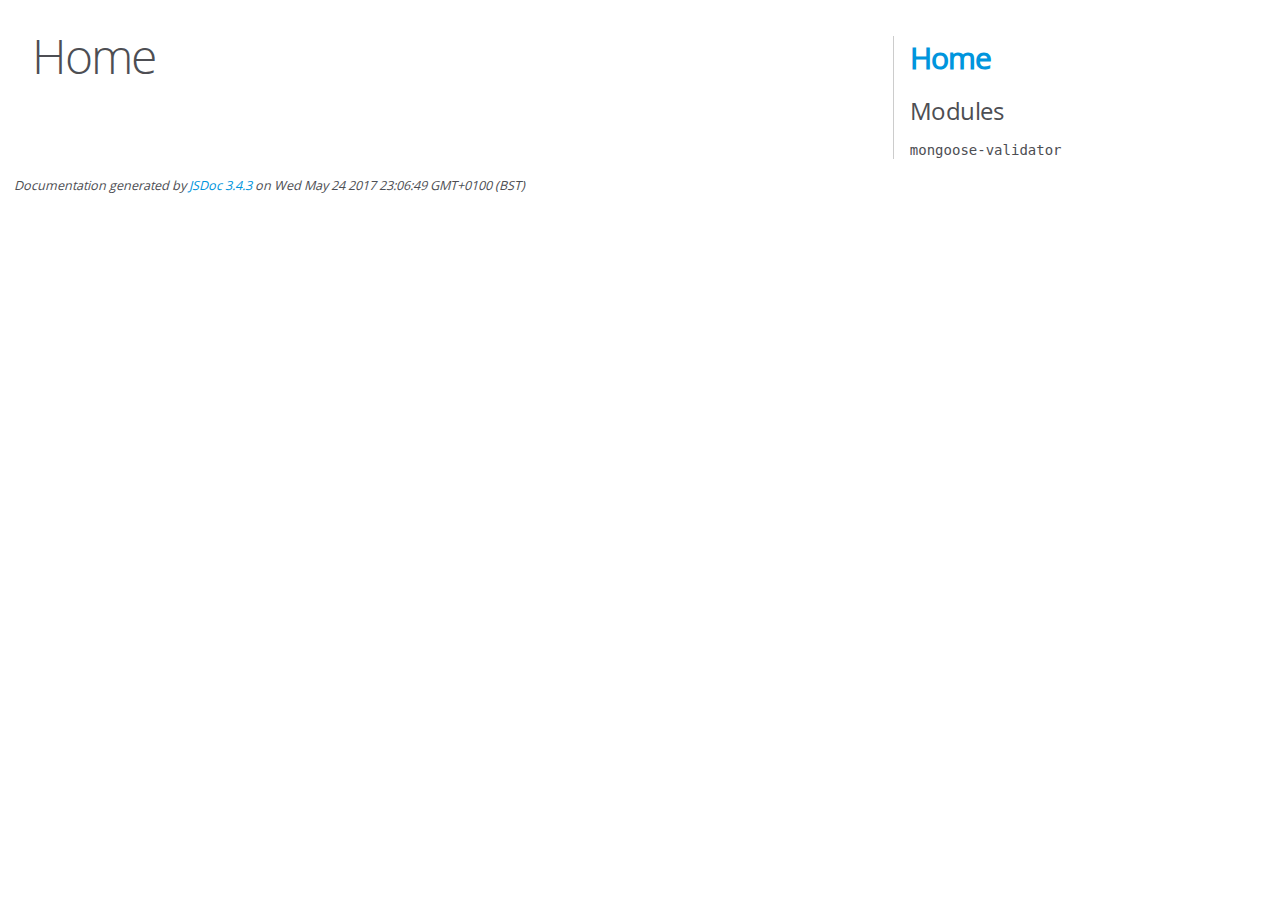
<file: node_modules/mongoose-validator/docs/index.html>
<!DOCTYPE html>
<html lang="en">
<head>
    <meta charset="utf-8">
    <title>JSDoc: Home</title>

    <script src="scripts/prettify/prettify.js"> </script>
    <script src="scripts/prettify/lang-css.js"> </script>
    <!--[if lt IE 9]>
      <script src="//html5shiv.googlecode.com/svn/trunk/html5.js"></script>
    <![endif]-->
    <link type="text/css" rel="stylesheet" href="styles/prettify-tomorrow.css">
    <link type="text/css" rel="stylesheet" href="styles/jsdoc-default.css">
</head>

<body>

<div id="main">

    <h1 class="page-title">Home</h1>

    



    


    <h3> </h3>










    









</div>

<nav>
    <h2><a href="index.html">Home</a></h2><h3>Modules</h3><ul><li><a href="module-mongoose-validator.html">mongoose-validator</a></li></ul>
</nav>

<br class="clear">

<footer>
    Documentation generated by <a href="https://github.com/jsdoc3/jsdoc">JSDoc 3.4.3</a> on Wed May 24 2017 23:06:49 GMT+0100 (BST)
</footer>

<script> prettyPrint(); </script>
<script src="scripts/linenumber.js"> </script>
</body>
</html>
</file>
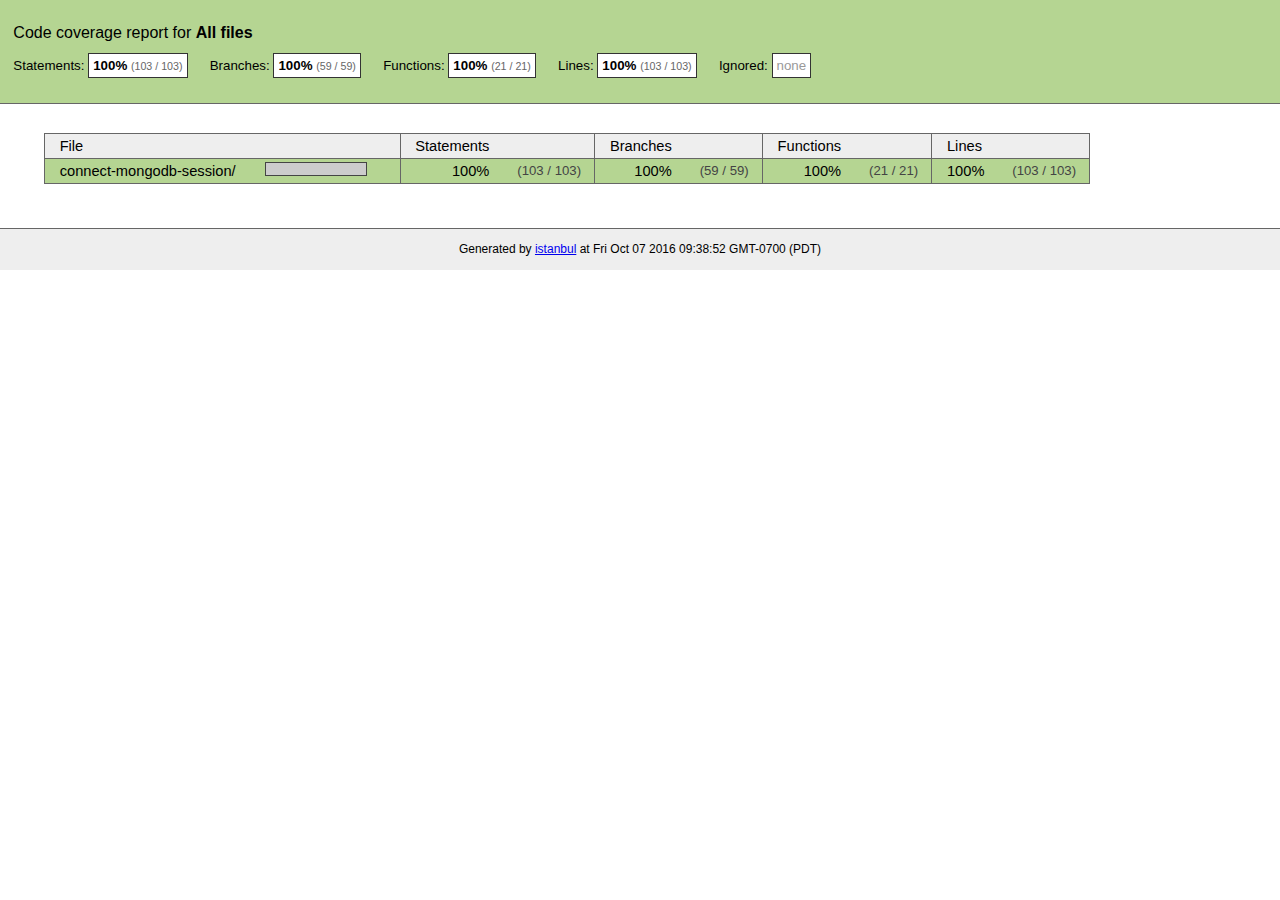
<file: node_modules/connect-mongodb-session/coverage/lcov-report/index.html>
<!doctype html>
<html lang="en">
<head>
    <title>Code coverage report for All files</title>
    <meta charset="utf-8">

    <link rel="stylesheet" href="prettify.css">

    <style>
        body, html {
            margin:0; padding: 0;
        }
        body {
            font-family: Helvetica Neue, Helvetica,Arial;
            font-size: 10pt;
        }
        div.header, div.footer {
            background: #eee;
            padding: 1em;
        }
        div.header {
            z-index: 100;
            position: fixed;
            top: 0;
            border-bottom: 1px solid #666;
            width: 100%;
        }
        div.footer {
            border-top: 1px solid #666;
        }
        div.body {
            margin-top: 10em;
        }
        div.meta {
            font-size: 90%;
            text-align: center;
        }
        h1, h2, h3 {
            font-weight: normal;
        }
        h1 {
            font-size: 12pt;
        }
        h2 {
            font-size: 10pt;
        }
        pre {
            font-family: Consolas, Menlo, Monaco, monospace;
            margin: 0;
            padding: 0;
            line-height: 14px;
            font-size: 14px;
            -moz-tab-size: 2;
            -o-tab-size:  2;
            tab-size: 2;
        }

        div.path { font-size: 110%; }
        div.path a:link, div.path a:visited { color: #000; }
        table.coverage { border-collapse: collapse; margin:0; padding: 0 }

        table.coverage td {
            margin: 0;
            padding: 0;
            color: #111;
            vertical-align: top;
        }
        table.coverage td.line-count {
            width: 50px;
            text-align: right;
            padding-right: 5px;
        }
        table.coverage td.line-coverage {
            color: #777 !important;
            text-align: right;
            border-left: 1px solid #666;
            border-right: 1px solid #666;
        }

        table.coverage td.text {
        }

        table.coverage td span.cline-any {
            display: inline-block;
            padding: 0 5px;
            width: 40px;
        }
        table.coverage td span.cline-neutral {
            background: #eee;
        }
        table.coverage td span.cline-yes {
            background: #b5d592;
            color: #999;
        }
        table.coverage td span.cline-no {
            background: #fc8c84;
        }

        .cstat-yes { color: #111; }
        .cstat-no { background: #fc8c84; color: #111; }
        .fstat-no { background: #ffc520; color: #111 !important; }
        .cbranch-no { background:  yellow !important; color: #111; }

        .cstat-skip { background: #ddd; color: #111; }
        .fstat-skip { background: #ddd; color: #111 !important; }
        .cbranch-skip { background: #ddd !important; color: #111; }

        .missing-if-branch {
            display: inline-block;
            margin-right: 10px;
            position: relative;
            padding: 0 4px;
            background: black;
            color: yellow;
        }

        .skip-if-branch {
            display: none;
            margin-right: 10px;
            position: relative;
            padding: 0 4px;
            background: #ccc;
            color: white;
        }

        .missing-if-branch .typ, .skip-if-branch .typ {
            color: inherit !important;
        }

        .entity, .metric { font-weight: bold; }
        .metric { display: inline-block; border: 1px solid #333; padding: 0.3em; background: white; }
        .metric small { font-size: 80%; font-weight: normal; color: #666; }

        div.coverage-summary table { border-collapse: collapse; margin: 3em; font-size: 110%; }
        div.coverage-summary td, div.coverage-summary table  th { margin: 0; padding: 0.25em 1em; border-top: 1px solid #666; border-bottom: 1px solid #666; }
        div.coverage-summary th { text-align: left; border: 1px solid #666; background: #eee; font-weight: normal; }
        div.coverage-summary th.file { border-right: none !important; }
        div.coverage-summary th.pic { border-left: none !important; text-align: right; }
        div.coverage-summary th.pct { border-right: none !important; }
        div.coverage-summary th.abs { border-left: none !important; text-align: right; }
        div.coverage-summary td.pct { text-align: right; border-left: 1px solid #666; }
        div.coverage-summary td.abs { text-align: right; font-size: 90%; color: #444; border-right: 1px solid #666; }
        div.coverage-summary td.file { text-align: right; border-left: 1px solid #666; white-space: nowrap;  }
        div.coverage-summary td.pic { min-width: 120px !important;  }
        div.coverage-summary a:link { text-decoration: none; color: #000; }
        div.coverage-summary a:visited { text-decoration: none; color: #333; }
        div.coverage-summary a:hover { text-decoration: underline; }
        div.coverage-summary tfoot td { border-top: 1px solid #666; }

        div.coverage-summary .yui3-datatable-sort-indicator, div.coverage-summary .dummy-sort-indicator {
            height: 10px;
            width: 7px;
            display: inline-block;
            margin-left: 0.5em;
        }
        div.coverage-summary .yui3-datatable-sort-indicator {
            background: url("https://yui-s.yahooapis.com/3.6.0/build/datatable-sort/assets/skins/sam/sort-arrow-sprite.png") no-repeat scroll 0 0 transparent;
        }
        div.coverage-summary .yui3-datatable-sorted .yui3-datatable-sort-indicator {
            background-position: 0 -20px;
        }
        div.coverage-summary .yui3-datatable-sorted-desc .yui3-datatable-sort-indicator {
            background-position: 0 -10px;
        }

        .high { background: #b5d592 !important; }
        .medium { background: #ffe87c !important; }
        .low { background: #fc8c84 !important; }

        span.cover-fill, span.cover-empty {
            display:inline-block;
            border:1px solid #444;
            background: white;
            height: 12px;
        }
        span.cover-fill {
            background: #ccc;
            border-right: 1px solid #444;
        }
        span.cover-empty {
            background: white;
            border-left: none;
        }
        span.cover-full {
            border-right: none !important;
        }
        pre.prettyprint {
            border: none !important;
            padding: 0 !important;
            margin: 0 !important;
        }
        .com { color: #999 !important; }
        .ignore-none { color: #999; font-weight: normal; }

    </style>
</head>
<body>
<div class="header high">
    <h1>Code coverage report for <span class="entity">All files</span></h1>
    <h2>
        
        Statements: <span class="metric">100% <small>(103 / 103)</small></span> &nbsp;&nbsp;&nbsp;&nbsp;
        
        
        Branches: <span class="metric">100% <small>(59 / 59)</small></span> &nbsp;&nbsp;&nbsp;&nbsp;
        
        
        Functions: <span class="metric">100% <small>(21 / 21)</small></span> &nbsp;&nbsp;&nbsp;&nbsp;
        
        
        Lines: <span class="metric">100% <small>(103 / 103)</small></span> &nbsp;&nbsp;&nbsp;&nbsp;
        
        Ignored: <span class="metric"><span class="ignore-none">none</span></span> &nbsp;&nbsp;&nbsp;&nbsp;
    </h2>
    <div class="path"></div>
</div>
<div class="body">
<div class="coverage-summary">
<table>
<thead>
<tr>
   <th data-col="file" data-fmt="html" data-html="true" class="file">File</th>
   <th data-col="pic" data-type="number" data-fmt="html" data-html="true" class="pic"></th>
   <th data-col="statements" data-type="number" data-fmt="pct" class="pct">Statements</th>
   <th data-col="statements_raw" data-type="number" data-fmt="html" class="abs"></th>
   <th data-col="branches" data-type="number" data-fmt="pct" class="pct">Branches</th>
   <th data-col="branches_raw" data-type="number" data-fmt="html" class="abs"></th>
   <th data-col="functions" data-type="number" data-fmt="pct" class="pct">Functions</th>
   <th data-col="functions_raw" data-type="number" data-fmt="html" class="abs"></th>
   <th data-col="lines" data-type="number" data-fmt="pct" class="pct">Lines</th>
   <th data-col="lines_raw" data-type="number" data-fmt="html" class="abs"></th>
</tr>
</thead>
<tbody><tr>
	<td class="file high" data-value="connect-mongodb-session/"><a href="connect-mongodb-session/index.html">connect-mongodb-session/</a></td>
	<td data-value="100" class="pic high"><span class="cover-fill cover-full" style="width: 100px;"></span><span class="cover-empty" style="width:0px;"></span></td>
	<td data-value="100" class="pct high">100%</td>
	<td data-value="103" class="abs high">(103&nbsp;/&nbsp;103)</td>
	<td data-value="100" class="pct high">100%</td>
	<td data-value="59" class="abs high">(59&nbsp;/&nbsp;59)</td>
	<td data-value="100" class="pct high">100%</td>
	<td data-value="21" class="abs high">(21&nbsp;/&nbsp;21)</td>
	<td data-value="100" class="pct high">100%</td>
	<td data-value="103" class="abs high">(103&nbsp;/&nbsp;103)</td>
	</tr>

</tbody>
</table>
</div>
</div>
<div class="footer">
    <div class="meta">Generated by <a href="http://istanbul-js.org/" target="_blank">istanbul</a> at Fri Oct 07 2016 09:38:52 GMT-0700 (PDT)</div>
</div>

<script src="prettify.js"></script>

<script src="https://yui-s.yahooapis.com/3.6.0/build/yui/yui-min.js"></script>
<script>

    YUI().use('datatable', function (Y) {

        var formatters = {
          pct: function (o) {
              o.className += o.record.get('classes')[o.column.key];
              try {
                  return o.value.toFixed(2) + '%';
              } catch (ex) { return o.value + '%'; }
          },
          html: function (o) {
              o.className += o.record.get('classes')[o.column.key];
              return o.record.get(o.column.key + '_html');
          }
        },
          defaultFormatter = function (o) {
              o.className += o.record.get('classes')[o.column.key];
              return o.value;
          };

        function getColumns(theadNode) {
            var colNodes = theadNode.all('tr th'),
                cols = [],
                col;
            colNodes.each(function (colNode) {
                col = {
                    key: colNode.getAttribute('data-col'),
                    label: colNode.get('innerHTML') || ' ',
                    sortable: !colNode.getAttribute('data-nosort'),
                    className: colNode.getAttribute('class'),
                    type: colNode.getAttribute('data-type'),
                    allowHTML: colNode.getAttribute('data-html') === 'true' || colNode.getAttribute('data-fmt') === 'html'
                };
                col.formatter = formatters[colNode.getAttribute('data-fmt')] || defaultFormatter;
                cols.push(col);
            });
            return cols;
        }

        function getRowData(trNode, cols) {
            var tdNodes = trNode.all('td'),
                    i,
                    row = { classes: {} },
                    node,
                    name;
            for (i = 0; i < cols.length; i += 1) {
                name = cols[i].key;
                node = tdNodes.item(i);
                row[name] = node.getAttribute('data-value') || node.get('innerHTML');
                row[name + '_html'] = node.get('innerHTML');
                row.classes[name] = node.getAttribute('class');
                //Y.log('Name: ' + name + '; Value: ' + row[name]);
                if (cols[i].type === 'number') { row[name] = row[name] * 1; }
            }
            //Y.log(row);
            return row;
        }

        function getData(tbodyNode, cols) {
            var data = [];
            tbodyNode.all('tr').each(function (trNode) {
                data.push(getRowData(trNode, cols));
            });
            return data;
        }

        function replaceTable(node) {
            if (!node) { return; }
            var cols = getColumns(node.one('thead')),
                data = getData(node.one('tbody'), cols),
                table,
                parent = node.get('parentNode');

            table = new Y.DataTable({
                columns: cols,
                data: data,
                sortBy: 'file'
            });
            parent.set('innerHTML', '');
            table.render(parent);
        }

        Y.on('domready', function () {
            replaceTable(Y.one('div.coverage-summary table'));
            if (typeof prettyPrint === 'function') {
                prettyPrint();
            }
        });
    });
</script>
</body>
</html>
</file>
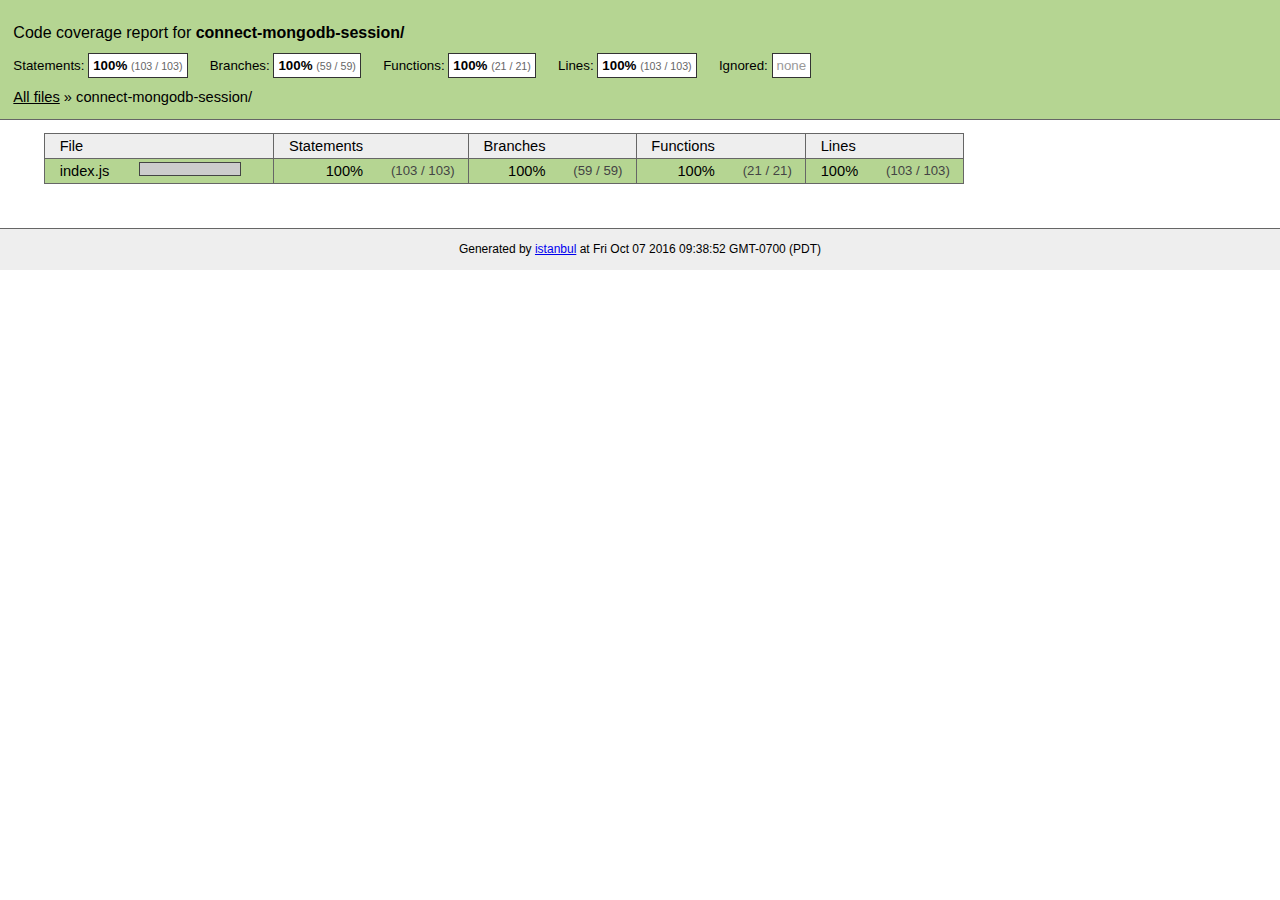
<file: node_modules/connect-mongodb-session/coverage/lcov-report/connect-mongodb-session/index.html>
<!doctype html>
<html lang="en">
<head>
    <title>Code coverage report for connect-mongodb-session/</title>
    <meta charset="utf-8">

    <link rel="stylesheet" href="../prettify.css">

    <style>
        body, html {
            margin:0; padding: 0;
        }
        body {
            font-family: Helvetica Neue, Helvetica,Arial;
            font-size: 10pt;
        }
        div.header, div.footer {
            background: #eee;
            padding: 1em;
        }
        div.header {
            z-index: 100;
            position: fixed;
            top: 0;
            border-bottom: 1px solid #666;
            width: 100%;
        }
        div.footer {
            border-top: 1px solid #666;
        }
        div.body {
            margin-top: 10em;
        }
        div.meta {
            font-size: 90%;
            text-align: center;
        }
        h1, h2, h3 {
            font-weight: normal;
        }
        h1 {
            font-size: 12pt;
        }
        h2 {
            font-size: 10pt;
        }
        pre {
            font-family: Consolas, Menlo, Monaco, monospace;
            margin: 0;
            padding: 0;
            line-height: 14px;
            font-size: 14px;
            -moz-tab-size: 2;
            -o-tab-size:  2;
            tab-size: 2;
        }

        div.path { font-size: 110%; }
        div.path a:link, div.path a:visited { color: #000; }
        table.coverage { border-collapse: collapse; margin:0; padding: 0 }

        table.coverage td {
            margin: 0;
            padding: 0;
            color: #111;
            vertical-align: top;
        }
        table.coverage td.line-count {
            width: 50px;
            text-align: right;
            padding-right: 5px;
        }
        table.coverage td.line-coverage {
            color: #777 !important;
            text-align: right;
            border-left: 1px solid #666;
            border-right: 1px solid #666;
        }

        table.coverage td.text {
        }

        table.coverage td span.cline-any {
            display: inline-block;
            padding: 0 5px;
            width: 40px;
        }
        table.coverage td span.cline-neutral {
            background: #eee;
        }
        table.coverage td span.cline-yes {
            background: #b5d592;
            color: #999;
        }
        table.coverage td span.cline-no {
            background: #fc8c84;
        }

        .cstat-yes { color: #111; }
        .cstat-no { background: #fc8c84; color: #111; }
        .fstat-no { background: #ffc520; color: #111 !important; }
        .cbranch-no { background:  yellow !important; color: #111; }

        .cstat-skip { background: #ddd; color: #111; }
        .fstat-skip { background: #ddd; color: #111 !important; }
        .cbranch-skip { background: #ddd !important; color: #111; }

        .missing-if-branch {
            display: inline-block;
            margin-right: 10px;
            position: relative;
            padding: 0 4px;
            background: black;
            color: yellow;
        }

        .skip-if-branch {
            display: none;
            margin-right: 10px;
            position: relative;
            padding: 0 4px;
            background: #ccc;
            color: white;
        }

        .missing-if-branch .typ, .skip-if-branch .typ {
            color: inherit !important;
        }

        .entity, .metric { font-weight: bold; }
        .metric { display: inline-block; border: 1px solid #333; padding: 0.3em; background: white; }
        .metric small { font-size: 80%; font-weight: normal; color: #666; }

        div.coverage-summary table { border-collapse: collapse; margin: 3em; font-size: 110%; }
        div.coverage-summary td, div.coverage-summary table  th { margin: 0; padding: 0.25em 1em; border-top: 1px solid #666; border-bottom: 1px solid #666; }
        div.coverage-summary th { text-align: left; border: 1px solid #666; background: #eee; font-weight: normal; }
        div.coverage-summary th.file { border-right: none !important; }
        div.coverage-summary th.pic { border-left: none !important; text-align: right; }
        div.coverage-summary th.pct { border-right: none !important; }
        div.coverage-summary th.abs { border-left: none !important; text-align: right; }
        div.coverage-summary td.pct { text-align: right; border-left: 1px solid #666; }
        div.coverage-summary td.abs { text-align: right; font-size: 90%; color: #444; border-right: 1px solid #666; }
        div.coverage-summary td.file { text-align: right; border-left: 1px solid #666; white-space: nowrap;  }
        div.coverage-summary td.pic { min-width: 120px !important;  }
        div.coverage-summary a:link { text-decoration: none; color: #000; }
        div.coverage-summary a:visited { text-decoration: none; color: #333; }
        div.coverage-summary a:hover { text-decoration: underline; }
        div.coverage-summary tfoot td { border-top: 1px solid #666; }

        div.coverage-summary .yui3-datatable-sort-indicator, div.coverage-summary .dummy-sort-indicator {
            height: 10px;
            width: 7px;
            display: inline-block;
            margin-left: 0.5em;
        }
        div.coverage-summary .yui3-datatable-sort-indicator {
            background: url("https://yui-s.yahooapis.com/3.6.0/build/datatable-sort/assets/skins/sam/sort-arrow-sprite.png") no-repeat scroll 0 0 transparent;
        }
        div.coverage-summary .yui3-datatable-sorted .yui3-datatable-sort-indicator {
            background-position: 0 -20px;
        }
        div.coverage-summary .yui3-datatable-sorted-desc .yui3-datatable-sort-indicator {
            background-position: 0 -10px;
        }

        .high { background: #b5d592 !important; }
        .medium { background: #ffe87c !important; }
        .low { background: #fc8c84 !important; }

        span.cover-fill, span.cover-empty {
            display:inline-block;
            border:1px solid #444;
            background: white;
            height: 12px;
        }
        span.cover-fill {
            background: #ccc;
            border-right: 1px solid #444;
        }
        span.cover-empty {
            background: white;
            border-left: none;
        }
        span.cover-full {
            border-right: none !important;
        }
        pre.prettyprint {
            border: none !important;
            padding: 0 !important;
            margin: 0 !important;
        }
        .com { color: #999 !important; }
        .ignore-none { color: #999; font-weight: normal; }

    </style>
</head>
<body>
<div class="header high">
    <h1>Code coverage report for <span class="entity">connect-mongodb-session/</span></h1>
    <h2>
        
        Statements: <span class="metric">100% <small>(103 / 103)</small></span> &nbsp;&nbsp;&nbsp;&nbsp;
        
        
        Branches: <span class="metric">100% <small>(59 / 59)</small></span> &nbsp;&nbsp;&nbsp;&nbsp;
        
        
        Functions: <span class="metric">100% <small>(21 / 21)</small></span> &nbsp;&nbsp;&nbsp;&nbsp;
        
        
        Lines: <span class="metric">100% <small>(103 / 103)</small></span> &nbsp;&nbsp;&nbsp;&nbsp;
        
        Ignored: <span class="metric"><span class="ignore-none">none</span></span> &nbsp;&nbsp;&nbsp;&nbsp;
    </h2>
    <div class="path"><a href="../index.html">All files</a> &#187; connect-mongodb-session/</div>
</div>
<div class="body">
<div class="coverage-summary">
<table>
<thead>
<tr>
   <th data-col="file" data-fmt="html" data-html="true" class="file">File</th>
   <th data-col="pic" data-type="number" data-fmt="html" data-html="true" class="pic"></th>
   <th data-col="statements" data-type="number" data-fmt="pct" class="pct">Statements</th>
   <th data-col="statements_raw" data-type="number" data-fmt="html" class="abs"></th>
   <th data-col="branches" data-type="number" data-fmt="pct" class="pct">Branches</th>
   <th data-col="branches_raw" data-type="number" data-fmt="html" class="abs"></th>
   <th data-col="functions" data-type="number" data-fmt="pct" class="pct">Functions</th>
   <th data-col="functions_raw" data-type="number" data-fmt="html" class="abs"></th>
   <th data-col="lines" data-type="number" data-fmt="pct" class="pct">Lines</th>
   <th data-col="lines_raw" data-type="number" data-fmt="html" class="abs"></th>
</tr>
</thead>
<tbody><tr>
	<td class="file high" data-value="index.js"><a href="index.js.html">index.js</a></td>
	<td data-value="100" class="pic high"><span class="cover-fill cover-full" style="width: 100px;"></span><span class="cover-empty" style="width:0px;"></span></td>
	<td data-value="100" class="pct high">100%</td>
	<td data-value="103" class="abs high">(103&nbsp;/&nbsp;103)</td>
	<td data-value="100" class="pct high">100%</td>
	<td data-value="59" class="abs high">(59&nbsp;/&nbsp;59)</td>
	<td data-value="100" class="pct high">100%</td>
	<td data-value="21" class="abs high">(21&nbsp;/&nbsp;21)</td>
	<td data-value="100" class="pct high">100%</td>
	<td data-value="103" class="abs high">(103&nbsp;/&nbsp;103)</td>
	</tr>

</tbody>
</table>
</div>
</div>
<div class="footer">
    <div class="meta">Generated by <a href="http://istanbul-js.org/" target="_blank">istanbul</a> at Fri Oct 07 2016 09:38:52 GMT-0700 (PDT)</div>
</div>

<script src="../prettify.js"></script>

<script src="https://yui-s.yahooapis.com/3.6.0/build/yui/yui-min.js"></script>
<script>

    YUI().use('datatable', function (Y) {

        var formatters = {
          pct: function (o) {
              o.className += o.record.get('classes')[o.column.key];
              try {
                  return o.value.toFixed(2) + '%';
              } catch (ex) { return o.value + '%'; }
          },
          html: function (o) {
              o.className += o.record.get('classes')[o.column.key];
              return o.record.get(o.column.key + '_html');
          }
        },
          defaultFormatter = function (o) {
              o.className += o.record.get('classes')[o.column.key];
              return o.value;
          };

        function getColumns(theadNode) {
            var colNodes = theadNode.all('tr th'),
                cols = [],
                col;
            colNodes.each(function (colNode) {
                col = {
                    key: colNode.getAttribute('data-col'),
                    label: colNode.get('innerHTML') || ' ',
                    sortable: !colNode.getAttribute('data-nosort'),
                    className: colNode.getAttribute('class'),
                    type: colNode.getAttribute('data-type'),
                    allowHTML: colNode.getAttribute('data-html') === 'true' || colNode.getAttribute('data-fmt') === 'html'
                };
                col.formatter = formatters[colNode.getAttribute('data-fmt')] || defaultFormatter;
                cols.push(col);
            });
            return cols;
        }

        function getRowData(trNode, cols) {
            var tdNodes = trNode.all('td'),
                    i,
                    row = { classes: {} },
                    node,
                    name;
            for (i = 0; i < cols.length; i += 1) {
                name = cols[i].key;
                node = tdNodes.item(i);
                row[name] = node.getAttribute('data-value') || node.get('innerHTML');
                row[name + '_html'] = node.get('innerHTML');
                row.classes[name] = node.getAttribute('class');
                //Y.log('Name: ' + name + '; Value: ' + row[name]);
                if (cols[i].type === 'number') { row[name] = row[name] * 1; }
            }
            //Y.log(row);
            return row;
        }

        function getData(tbodyNode, cols) {
            var data = [];
            tbodyNode.all('tr').each(function (trNode) {
                data.push(getRowData(trNode, cols));
            });
            return data;
        }

        function replaceTable(node) {
            if (!node) { return; }
            var cols = getColumns(node.one('thead')),
                data = getData(node.one('tbody'), cols),
                table,
                parent = node.get('parentNode');

            table = new Y.DataTable({
                columns: cols,
                data: data,
                sortBy: 'file'
            });
            parent.set('innerHTML', '');
            table.render(parent);
        }

        Y.on('domready', function () {
            replaceTable(Y.one('div.coverage-summary table'));
            if (typeof prettyPrint === 'function') {
                prettyPrint();
            }
        });
    });
</script>
</body>
</html>
</file>
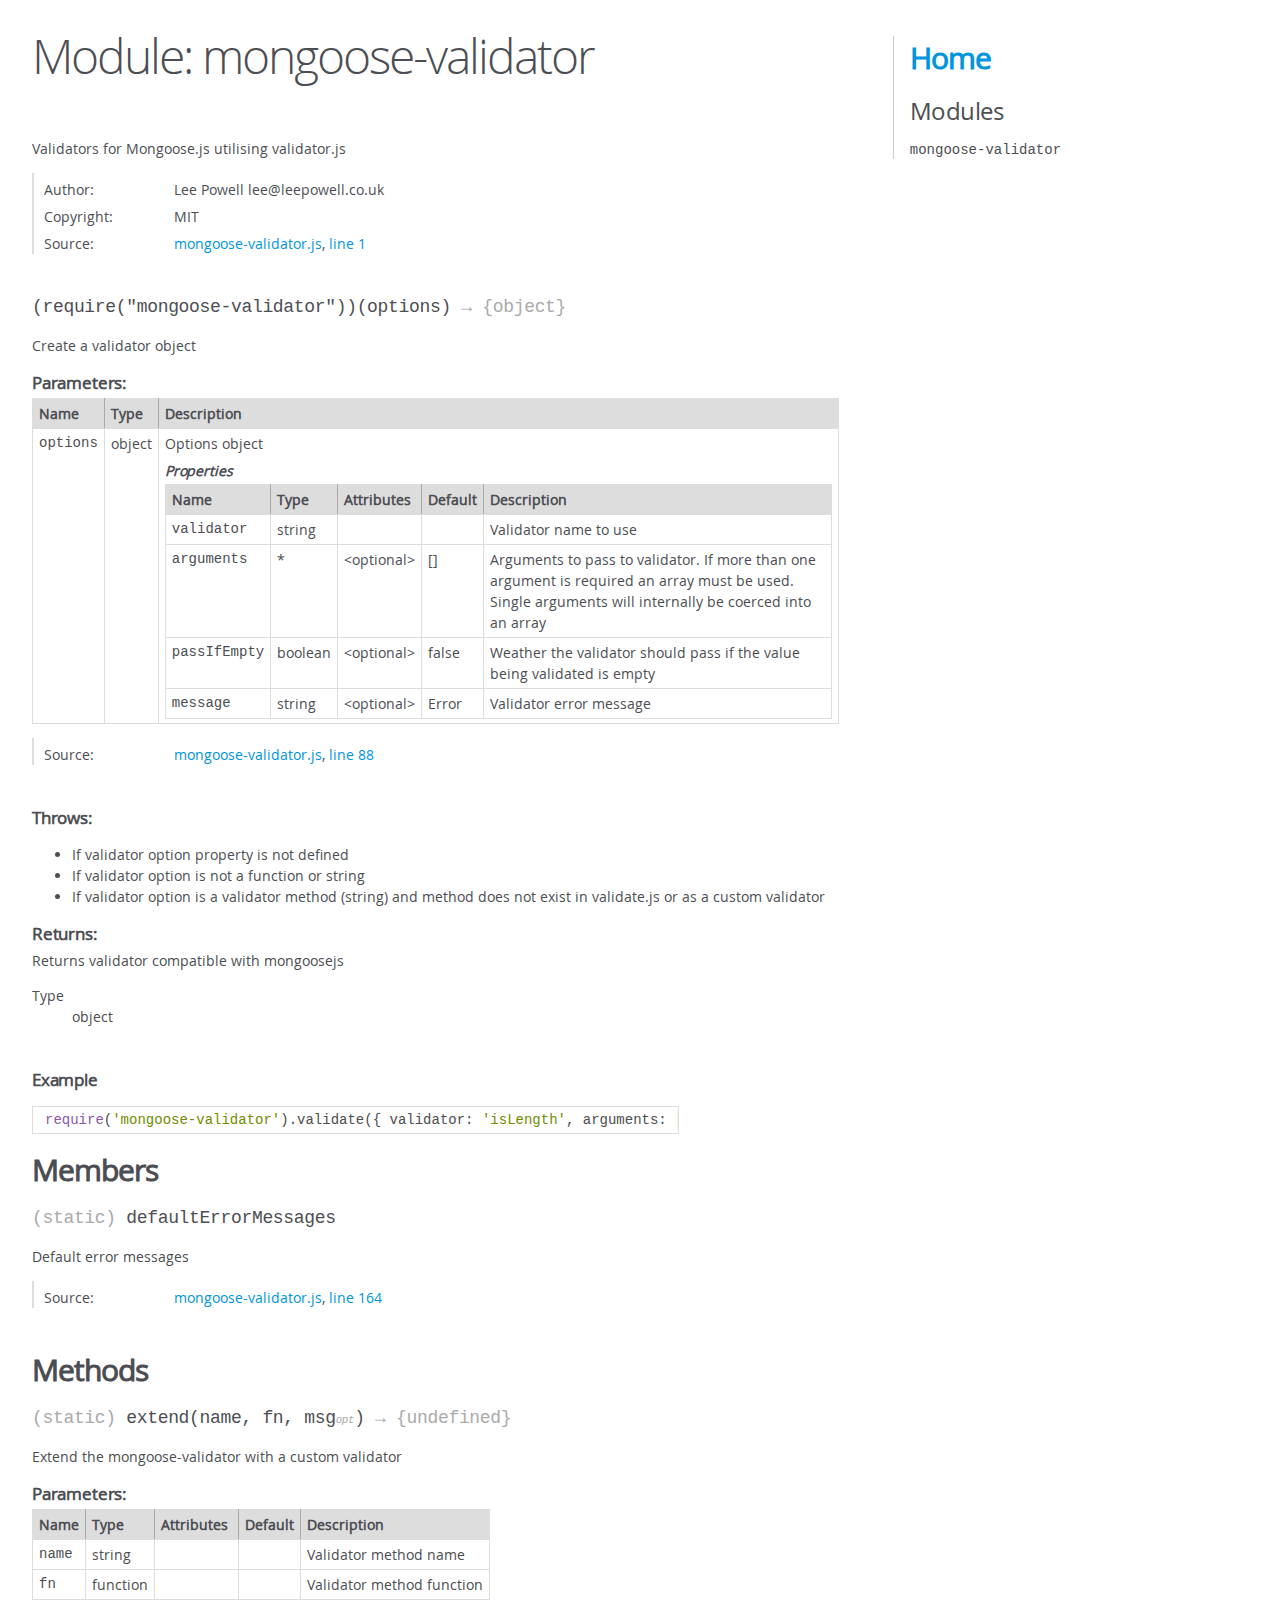
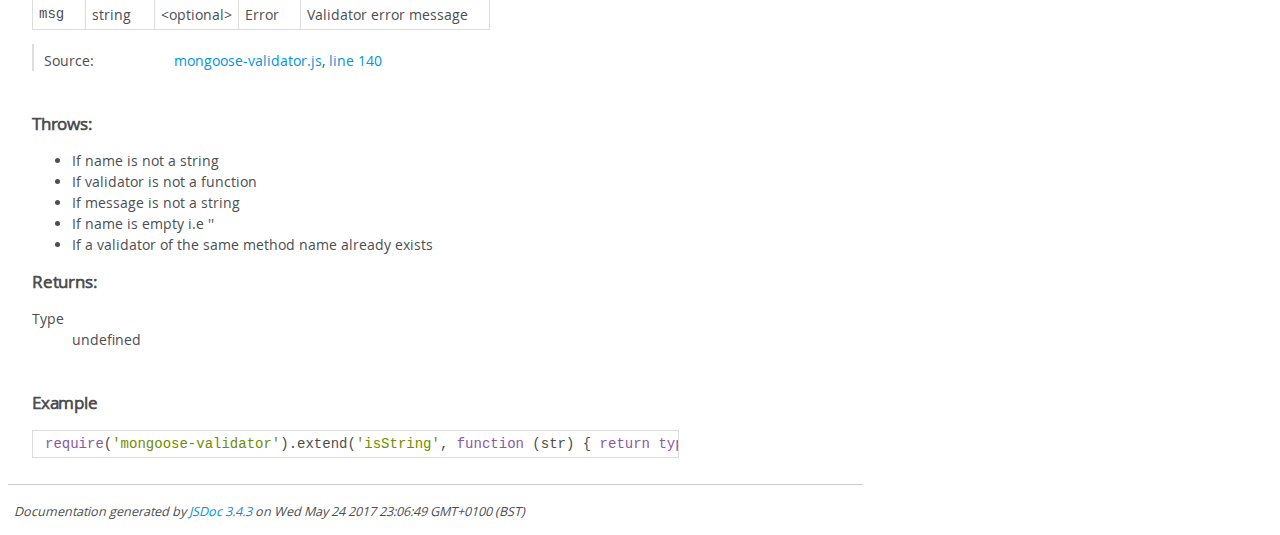
<file: node_modules/mongoose-validator/docs/module-mongoose-validator.html>
<!DOCTYPE html>
<html lang="en">
<head>
    <meta charset="utf-8">
    <title>JSDoc: Module: mongoose-validator</title>

    <script src="scripts/prettify/prettify.js"> </script>
    <script src="scripts/prettify/lang-css.js"> </script>
    <!--[if lt IE 9]>
      <script src="//html5shiv.googlecode.com/svn/trunk/html5.js"></script>
    <![endif]-->
    <link type="text/css" rel="stylesheet" href="styles/prettify-tomorrow.css">
    <link type="text/css" rel="stylesheet" href="styles/jsdoc-default.css">
</head>

<body>

<div id="main">

    <h1 class="page-title">Module: mongoose-validator</h1>

    




<section>

<header>
    
        
            
        
            
        
    
</header>

<article>
    <div class="container-overview">
    
        
            <div class="description">Validators for Mongoose.js utilising validator.js</div>
        

        
            















<dl class="details">

    

    

    

    

    

    

    

    

    
    <dt class="tag-author">Author:</dt>
    <dd class="tag-author">
        <ul>
            <li>Lee Powell lee@leepowell.co.uk</li>
        </ul>
    </dd>
    

    
    <dt class="tag-copyright">Copyright:</dt>
    <dd class="tag-copyright"><ul class="dummy"><li>MIT</li></ul></dd>
    

    

    

    
    <dt class="tag-source">Source:</dt>
    <dd class="tag-source"><ul class="dummy"><li>
        <a href="mongoose-validator.js.html">mongoose-validator.js</a>, <a href="mongoose-validator.js.html#line1">line 1</a>
    </li></ul></dd>
    

    

    

    
</dl>
















        
            

    

    <h4 class="name" id="module:mongoose-validator"><span class="type-signature"></span>(require("mongoose-validator"))<span class="signature">(options)</span><span class="type-signature"> &rarr; {object}</span></h4>

    



<div class="description">
    Create a validator object
</div>









    <h5>Parameters:</h5>
    

<table class="params">
    <thead>
    <tr>
        
        <th>Name</th>
        

        <th>Type</th>

        

        

        <th class="last">Description</th>
    </tr>
    </thead>

    <tbody>
    

        <tr>
            
                <td class="name"><code>options</code></td>
            

            <td class="type">
            
                
<span class="param-type">object</span>


            
            </td>

            

            

            <td class="description last">Options object
                <h6>Properties</h6>
                

<table class="params">
    <thead>
    <tr>
        
        <th>Name</th>
        

        <th>Type</th>

        
        <th>Attributes</th>
        

        
        <th>Default</th>
        

        <th class="last">Description</th>
    </tr>
    </thead>

    <tbody>
    

        <tr>
            
                <td class="name"><code>validator</code></td>
            

            <td class="type">
            
                
<span class="param-type">string</span>


            
            </td>

            
                <td class="attributes">
                

                

                
                </td>
            

            
                <td class="default">
                
                </td>
            

            <td class="description last">Validator name to use</td>
        </tr>

    

        <tr>
            
                <td class="name"><code>arguments</code></td>
            

            <td class="type">
            
                
<span class="param-type">*</span>


            
            </td>

            
                <td class="attributes">
                
                    &lt;optional><br>
                

                

                
                </td>
            

            
                <td class="default">
                
                    []
                
                </td>
            

            <td class="description last">Arguments to pass to validator. If more than one argument is required an array must be used. Single arguments will internally be coerced into an array</td>
        </tr>

    

        <tr>
            
                <td class="name"><code>passIfEmpty</code></td>
            

            <td class="type">
            
                
<span class="param-type">boolean</span>


            
            </td>

            
                <td class="attributes">
                
                    &lt;optional><br>
                

                

                
                </td>
            

            
                <td class="default">
                
                    false
                
                </td>
            

            <td class="description last">Weather the validator should pass if the value being validated is empty</td>
        </tr>

    

        <tr>
            
                <td class="name"><code>message</code></td>
            

            <td class="type">
            
                
<span class="param-type">string</span>


            
            </td>

            
                <td class="attributes">
                
                    &lt;optional><br>
                

                

                
                </td>
            

            
                <td class="default">
                
                    Error
                
                </td>
            

            <td class="description last">Validator error message</td>
        </tr>

    
    </tbody>
</table>

            </td>
        </tr>

    
    </tbody>
</table>






<dl class="details">

    

    

    

    

    

    

    

    

    

    

    

    

    
    <dt class="tag-source">Source:</dt>
    <dd class="tag-source"><ul class="dummy"><li>
        <a href="mongoose-validator.js.html">mongoose-validator.js</a>, <a href="mongoose-validator.js.html#line88">line 88</a>
    </li></ul></dd>
    

    

    

    
</dl>











<h5>Throws:</h5>
<ul>
        <li>

    <div class="param-desc">
    
        If validator option property is not defined
    
    </div>

</li>
    
        <li>

    <div class="param-desc">
    
        If validator option is not a function or string
    
    </div>

</li>
    
        <li>

    <div class="param-desc">
    
        If validator option is a validator method (string) and method does not exist in validate.js or as a custom validator
    
    </div>

</li>
    </ul>


<h5>Returns:</h5>

        
<div class="param-desc">
    Returns validator compatible with mongoosejs
</div>



<dl>
    <dt>
        Type
    </dt>
    <dd>
        
<span class="param-type">object</span>


    </dd>
</dl>

    


    <h5>Example</h5>
    
    <pre class="prettyprint"><code>require('mongoose-validator').validate({ validator: 'isLength', arguments: [4, 40], passIfEmpty: true, message: 'Value should be between 4 and 40 characters' )</code></pre>



        
    
    </div>

    

    

    

     

    

    
        <h3 class="subsection-title">Members</h3>

        
            
<h4 class="name" id=".defaultErrorMessages"><span class="type-signature">(static) </span>defaultErrorMessages<span class="type-signature"></span></h4>




<div class="description">
    Default error messages
</div>







<dl class="details">

    

    

    

    

    

    

    

    

    

    

    

    

    
    <dt class="tag-source">Source:</dt>
    <dd class="tag-source"><ul class="dummy"><li>
        <a href="mongoose-validator.js.html">mongoose-validator.js</a>, <a href="mongoose-validator.js.html#line164">line 164</a>
    </li></ul></dd>
    

    

    

    
</dl>






        
    

    
        <h3 class="subsection-title">Methods</h3>

        
            

    

    <h4 class="name" id=".extend"><span class="type-signature">(static) </span>extend<span class="signature">(name, fn, msg<span class="signature-attributes">opt</span>)</span><span class="type-signature"> &rarr; {undefined}</span></h4>

    



<div class="description">
    Extend the mongoose-validator with a custom validator
</div>









    <h5>Parameters:</h5>
    

<table class="params">
    <thead>
    <tr>
        
        <th>Name</th>
        

        <th>Type</th>

        
        <th>Attributes</th>
        

        
        <th>Default</th>
        

        <th class="last">Description</th>
    </tr>
    </thead>

    <tbody>
    

        <tr>
            
                <td class="name"><code>name</code></td>
            

            <td class="type">
            
                
<span class="param-type">string</span>


            
            </td>

            
                <td class="attributes">
                

                

                
                </td>
            

            
                <td class="default">
                
                </td>
            

            <td class="description last">Validator method name</td>
        </tr>

    

        <tr>
            
                <td class="name"><code>fn</code></td>
            

            <td class="type">
            
                
<span class="param-type">function</span>


            
            </td>

            
                <td class="attributes">
                

                

                
                </td>
            

            
                <td class="default">
                
                </td>
            

            <td class="description last">Validator method function</td>
        </tr>

    

        <tr>
            
                <td class="name"><code>msg</code></td>
            

            <td class="type">
            
                
<span class="param-type">string</span>


            
            </td>

            
                <td class="attributes">
                
                    &lt;optional><br>
                

                

                
                </td>
            

            
                <td class="default">
                
                    Error
                
                </td>
            

            <td class="description last">Validator error message</td>
        </tr>

    
    </tbody>
</table>






<dl class="details">

    

    

    

    

    

    

    

    

    

    

    

    

    
    <dt class="tag-source">Source:</dt>
    <dd class="tag-source"><ul class="dummy"><li>
        <a href="mongoose-validator.js.html">mongoose-validator.js</a>, <a href="mongoose-validator.js.html#line140">line 140</a>
    </li></ul></dd>
    

    

    

    
</dl>











<h5>Throws:</h5>
<ul>
        <li>

    <div class="param-desc">
    
        If name is not a string
    
    </div>

</li>
    
        <li>

    <div class="param-desc">
    
        If validator is not a function
    
    </div>

</li>
    
        <li>

    <div class="param-desc">
    
        If message is not a string
    
    </div>

</li>
    
        <li>

    <div class="param-desc">
    
        If name is empty i.e ''
    
    </div>

</li>
    
        <li>

    <div class="param-desc">
    
        If a validator of the same method name already exists
    
    </div>

</li>
    </ul>


<h5>Returns:</h5>

        


<dl>
    <dt>
        Type
    </dt>
    <dd>
        
<span class="param-type">undefined</span>


    </dd>
</dl>

    


    <h5>Example</h5>
    
    <pre class="prettyprint"><code>require('mongoose-validator').extend('isString', function (str) { return typeof str === 'string' }, 'Not a string')</code></pre>



        
    

    

    
</article>

</section>




</div>

<nav>
    <h2><a href="index.html">Home</a></h2><h3>Modules</h3><ul><li><a href="module-mongoose-validator.html">mongoose-validator</a></li></ul>
</nav>

<br class="clear">

<footer>
    Documentation generated by <a href="https://github.com/jsdoc3/jsdoc">JSDoc 3.4.3</a> on Wed May 24 2017 23:06:49 GMT+0100 (BST)
</footer>

<script> prettyPrint(); </script>
<script src="scripts/linenumber.js"> </script>
</body>
</html>
</file>
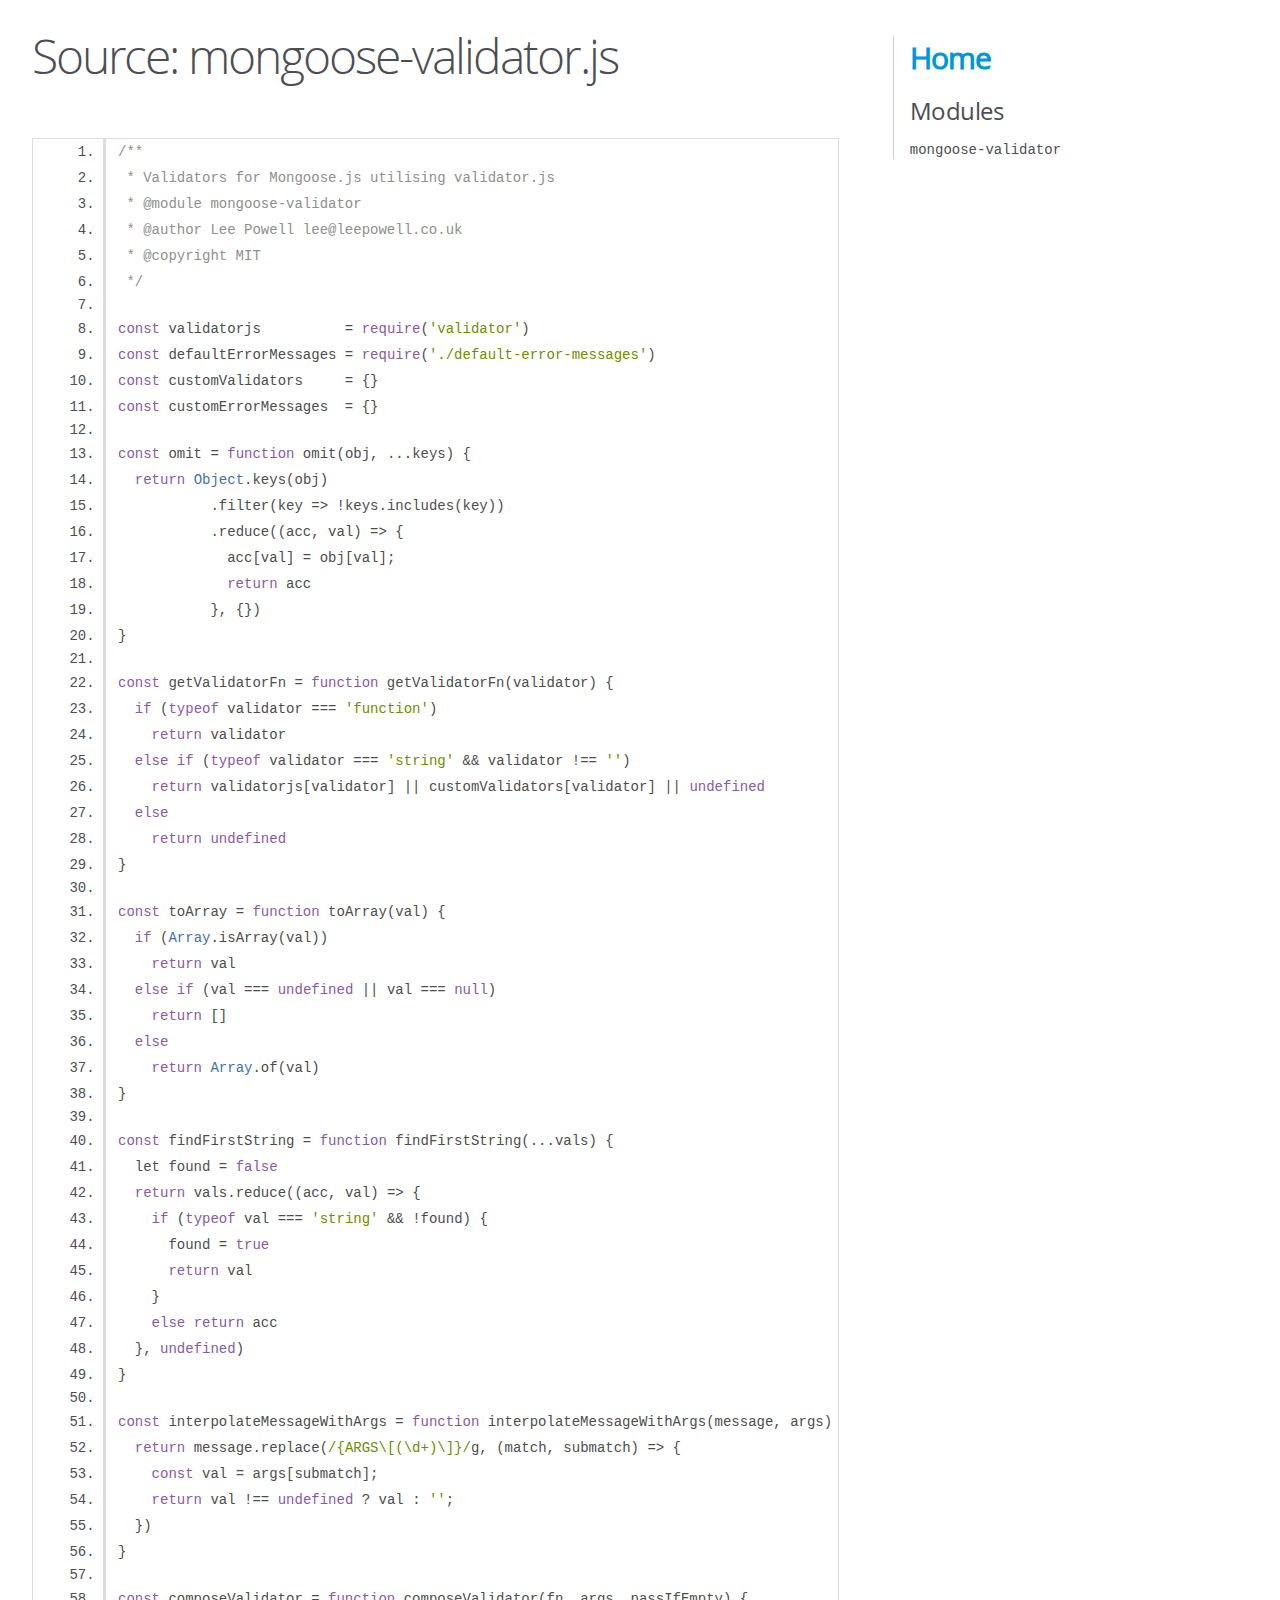
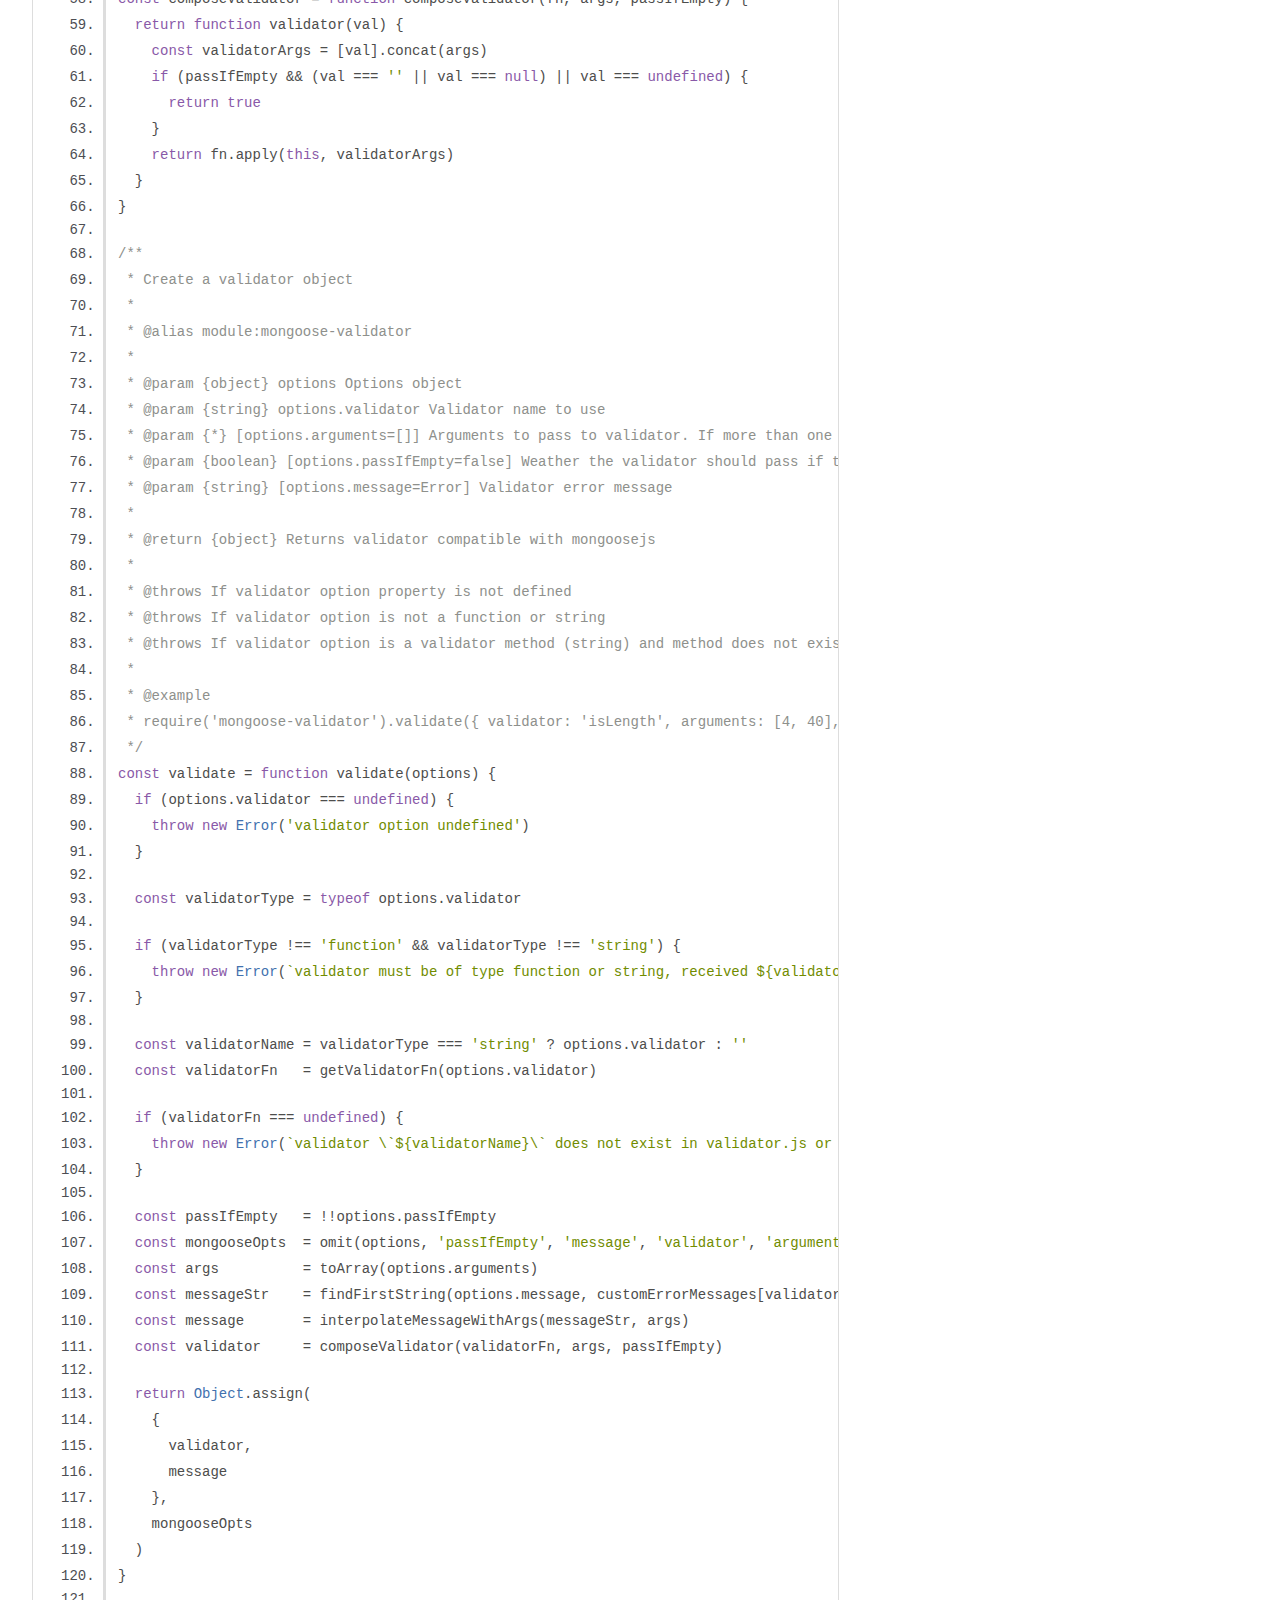
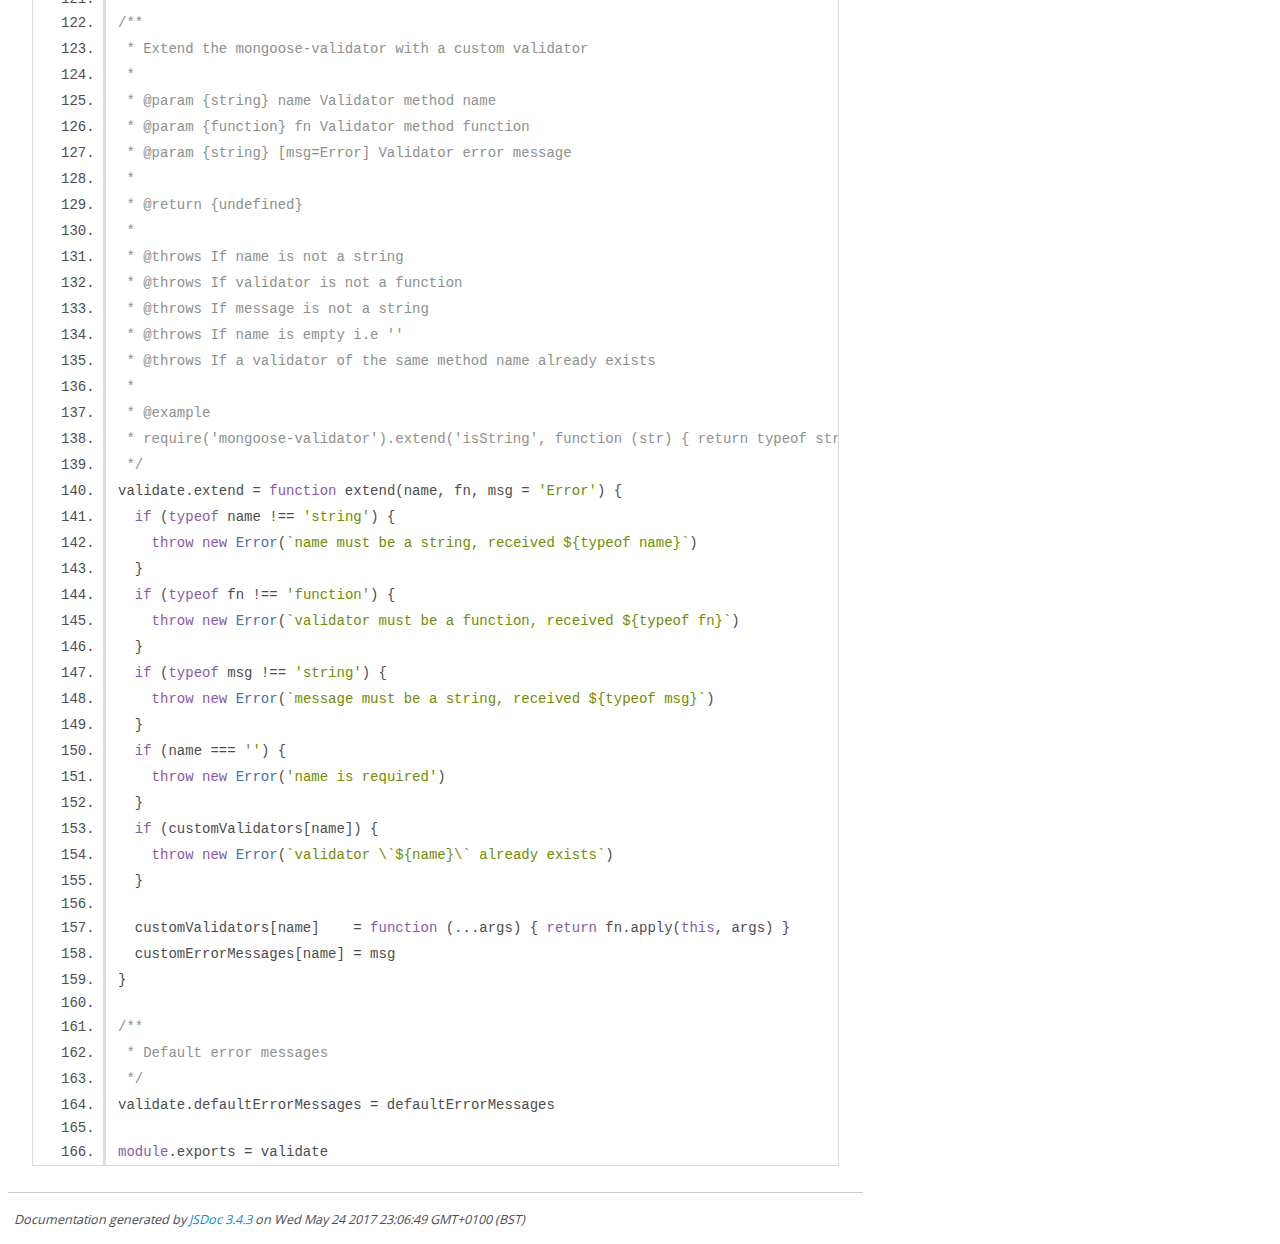
<file: node_modules/mongoose-validator/docs/mongoose-validator.js.html>
<!DOCTYPE html>
<html lang="en">
<head>
    <meta charset="utf-8">
    <title>JSDoc: Source: mongoose-validator.js</title>

    <script src="scripts/prettify/prettify.js"> </script>
    <script src="scripts/prettify/lang-css.js"> </script>
    <!--[if lt IE 9]>
      <script src="//html5shiv.googlecode.com/svn/trunk/html5.js"></script>
    <![endif]-->
    <link type="text/css" rel="stylesheet" href="styles/prettify-tomorrow.css">
    <link type="text/css" rel="stylesheet" href="styles/jsdoc-default.css">
</head>

<body>

<div id="main">

    <h1 class="page-title">Source: mongoose-validator.js</h1>

    



    
    <section>
        <article>
            <pre class="prettyprint source linenums"><code>/**
 * Validators for Mongoose.js utilising validator.js
 * @module mongoose-validator
 * @author Lee Powell lee@leepowell.co.uk
 * @copyright MIT
 */

const validatorjs          = require('validator')
const defaultErrorMessages = require('./default-error-messages')
const customValidators     = {}
const customErrorMessages  = {}

const omit = function omit(obj, ...keys) {
  return Object.keys(obj)
           .filter(key => !keys.includes(key))
           .reduce((acc, val) => {
             acc[val] = obj[val];
             return acc
           }, {})
}

const getValidatorFn = function getValidatorFn(validator) {
  if (typeof validator === 'function')
    return validator
  else if (typeof validator === 'string' &amp;&amp; validator !== '')
    return validatorjs[validator] || customValidators[validator] || undefined
  else
    return undefined
}

const toArray = function toArray(val) {
  if (Array.isArray(val))
    return val
  else if (val === undefined || val === null)
    return []
  else
    return Array.of(val)
}

const findFirstString = function findFirstString(...vals) {
  let found = false
  return vals.reduce((acc, val) => {
    if (typeof val === 'string' &amp;&amp; !found) {
      found = true
      return val
    }
    else return acc
  }, undefined)
}

const interpolateMessageWithArgs = function interpolateMessageWithArgs(message, args) {
  return message.replace(/{ARGS\[(\d+)\]}/g, (match, submatch) => {
    const val = args[submatch];
    return val !== undefined ? val : '';
  })
}

const composeValidator = function composeValidator(fn, args, passIfEmpty) {
  return function validator(val) {
    const validatorArgs = [val].concat(args)
    if (passIfEmpty &amp;&amp; (val === '' || val === null) || val === undefined) {
      return true
    }
    return fn.apply(this, validatorArgs)
  }
}

/**
 * Create a validator object
 *
 * @alias module:mongoose-validator
 *
 * @param {object} options Options object
 * @param {string} options.validator Validator name to use
 * @param {*} [options.arguments=[]] Arguments to pass to validator. If more than one argument is required an array must be used. Single arguments will internally be coerced into an array
 * @param {boolean} [options.passIfEmpty=false] Weather the validator should pass if the value being validated is empty
 * @param {string} [options.message=Error] Validator error message
 *
 * @return {object} Returns validator compatible with mongoosejs
 *
 * @throws If validator option property is not defined
 * @throws If validator option is not a function or string
 * @throws If validator option is a validator method (string) and method does not exist in validate.js or as a custom validator
 *
 * @example
 * require('mongoose-validator').validate({ validator: 'isLength', arguments: [4, 40], passIfEmpty: true, message: 'Value should be between 4 and 40 characters' )
 */
const validate = function validate(options) {
  if (options.validator === undefined) {
    throw new Error('validator option undefined')
  }

  const validatorType = typeof options.validator

  if (validatorType !== 'function' &amp;&amp; validatorType !== 'string') {
    throw new Error(`validator must be of type function or string, received ${validatorType}`)
  }

  const validatorName = validatorType === 'string' ? options.validator : ''
  const validatorFn   = getValidatorFn(options.validator)

  if (validatorFn === undefined) {
    throw new Error(`validator \`${validatorName}\` does not exist in validator.js or as a custom validator`)
  }

  const passIfEmpty   = !!options.passIfEmpty
  const mongooseOpts  = omit(options, 'passIfEmpty', 'message', 'validator', 'arguments')
  const args          = toArray(options.arguments)
  const messageStr    = findFirstString(options.message, customErrorMessages[validatorName], defaultErrorMessages[validatorName])
  const message       = interpolateMessageWithArgs(messageStr, args)
  const validator     = composeValidator(validatorFn, args, passIfEmpty)

  return Object.assign(
    {
      validator,
      message
    },
    mongooseOpts
  )
}

/**
 * Extend the mongoose-validator with a custom validator
 *
 * @param {string} name Validator method name
 * @param {function} fn Validator method function
 * @param {string} [msg=Error] Validator error message
 *
 * @return {undefined}
 *
 * @throws If name is not a string
 * @throws If validator is not a function
 * @throws If message is not a string
 * @throws If name is empty i.e ''
 * @throws If a validator of the same method name already exists
 *
 * @example
 * require('mongoose-validator').extend('isString', function (str) { return typeof str === 'string' }, 'Not a string')
 */
validate.extend = function extend(name, fn, msg = 'Error') {
  if (typeof name !== 'string') {
    throw new Error(`name must be a string, received ${typeof name}`)
  }
  if (typeof fn !== 'function') {
    throw new Error(`validator must be a function, received ${typeof fn}`)
  }
  if (typeof msg !== 'string') {
    throw new Error(`message must be a string, received ${typeof msg}`)
  }
  if (name === '') {
    throw new Error('name is required')
  }
  if (customValidators[name]) {
    throw new Error(`validator \`${name}\` already exists`)
  }

  customValidators[name]    = function (...args) { return fn.apply(this, args) }
  customErrorMessages[name] = msg
}

/**
 * Default error messages
 */
validate.defaultErrorMessages = defaultErrorMessages

module.exports = validate
</code></pre>
        </article>
    </section>




</div>

<nav>
    <h2><a href="index.html">Home</a></h2><h3>Modules</h3><ul><li><a href="module-mongoose-validator.html">mongoose-validator</a></li></ul>
</nav>

<br class="clear">

<footer>
    Documentation generated by <a href="https://github.com/jsdoc3/jsdoc">JSDoc 3.4.3</a> on Wed May 24 2017 23:06:49 GMT+0100 (BST)
</footer>

<script> prettyPrint(); </script>
<script src="scripts/linenumber.js"> </script>
</body>
</html>
</file>
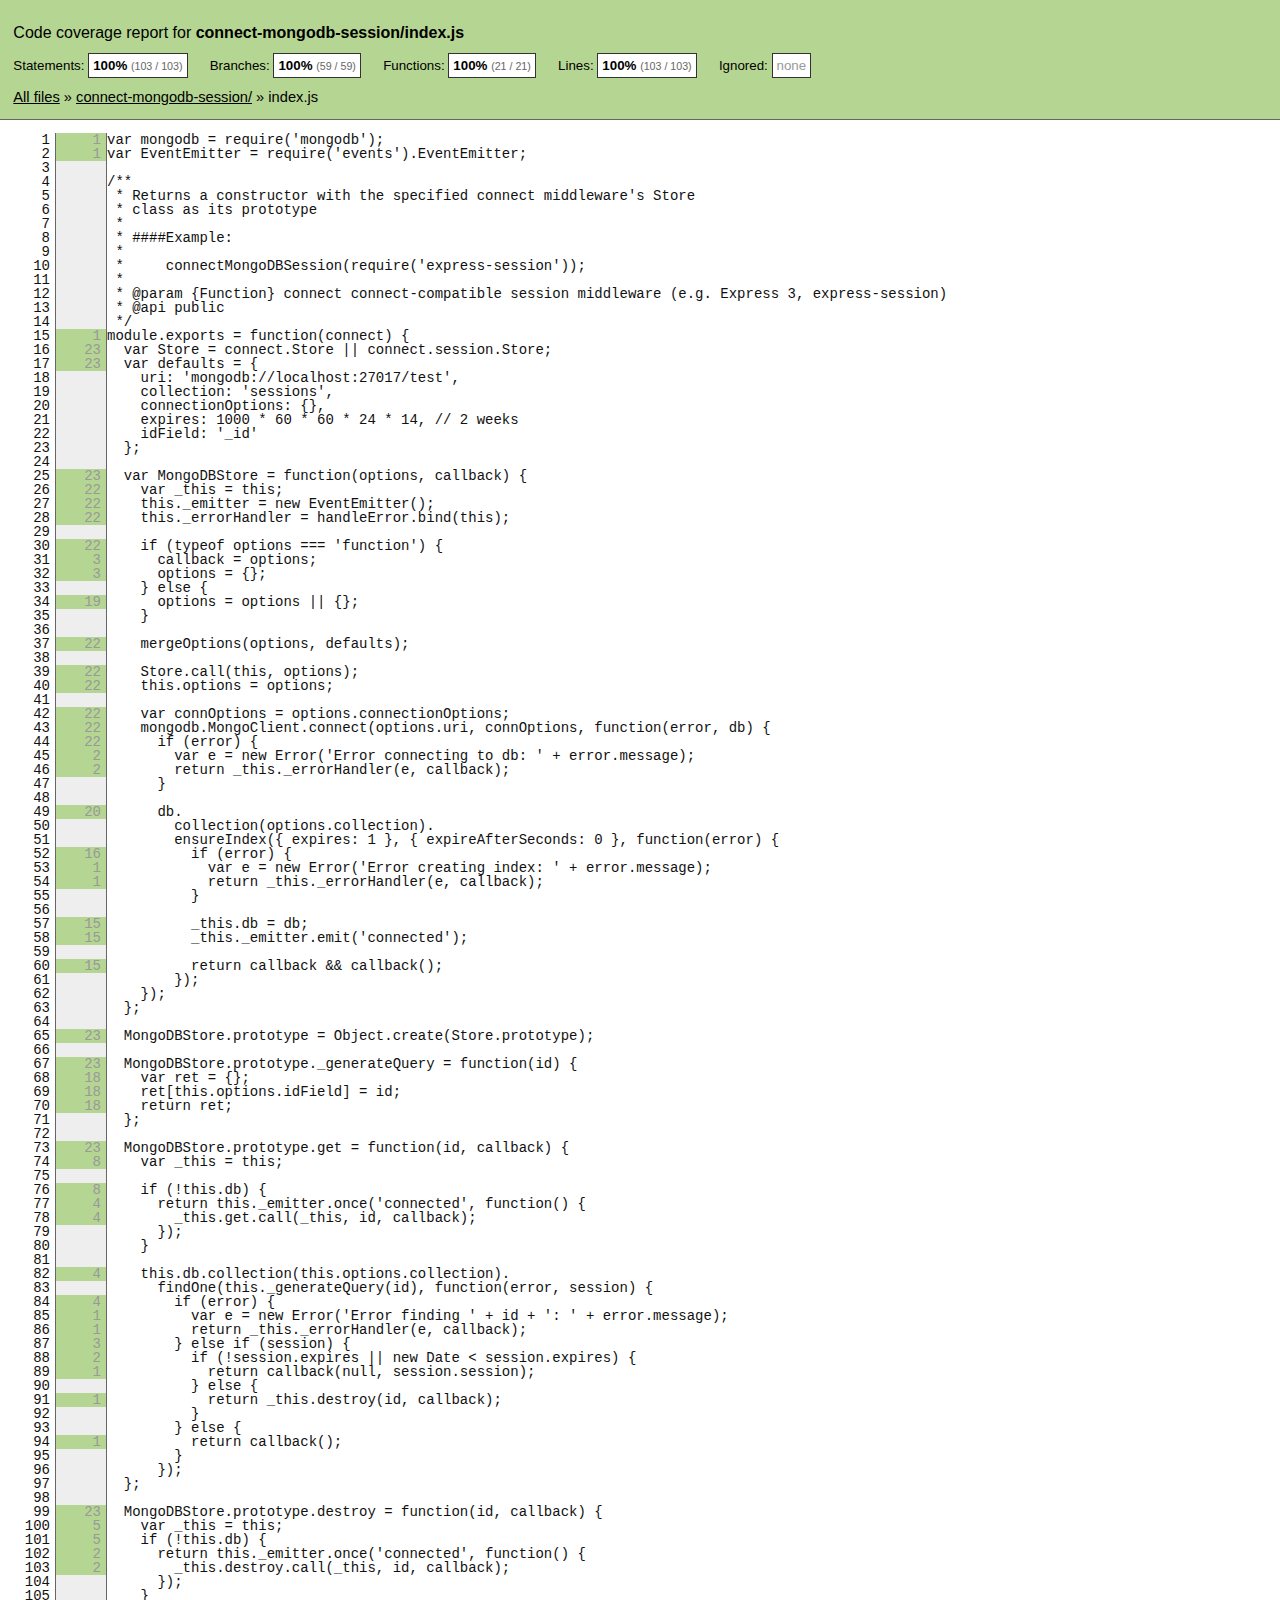
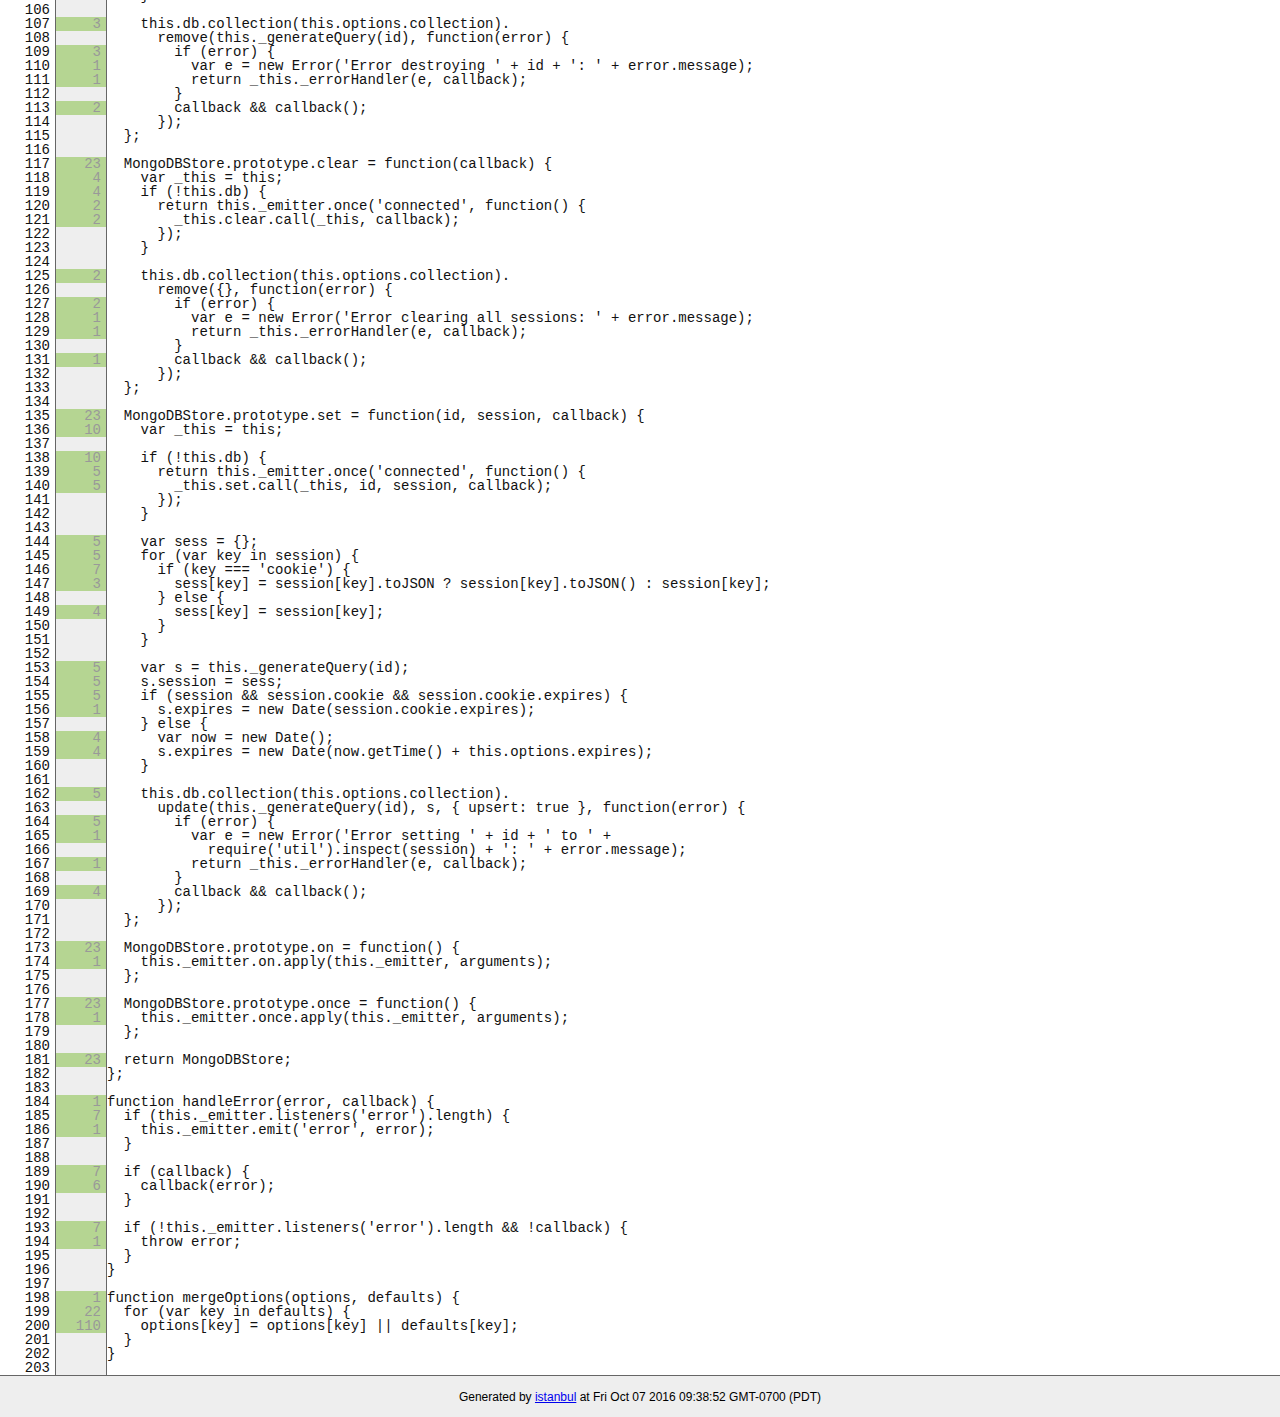
<file: node_modules/connect-mongodb-session/coverage/lcov-report/connect-mongodb-session/index.js.html>
<!doctype html>
<html lang="en">
<head>
    <title>Code coverage report for connect-mongodb-session/index.js</title>
    <meta charset="utf-8">

    <link rel="stylesheet" href="../prettify.css">

    <style>
        body, html {
            margin:0; padding: 0;
        }
        body {
            font-family: Helvetica Neue, Helvetica,Arial;
            font-size: 10pt;
        }
        div.header, div.footer {
            background: #eee;
            padding: 1em;
        }
        div.header {
            z-index: 100;
            position: fixed;
            top: 0;
            border-bottom: 1px solid #666;
            width: 100%;
        }
        div.footer {
            border-top: 1px solid #666;
        }
        div.body {
            margin-top: 10em;
        }
        div.meta {
            font-size: 90%;
            text-align: center;
        }
        h1, h2, h3 {
            font-weight: normal;
        }
        h1 {
            font-size: 12pt;
        }
        h2 {
            font-size: 10pt;
        }
        pre {
            font-family: Consolas, Menlo, Monaco, monospace;
            margin: 0;
            padding: 0;
            line-height: 14px;
            font-size: 14px;
            -moz-tab-size: 2;
            -o-tab-size:  2;
            tab-size: 2;
        }

        div.path { font-size: 110%; }
        div.path a:link, div.path a:visited { color: #000; }
        table.coverage { border-collapse: collapse; margin:0; padding: 0 }

        table.coverage td {
            margin: 0;
            padding: 0;
            color: #111;
            vertical-align: top;
        }
        table.coverage td.line-count {
            width: 50px;
            text-align: right;
            padding-right: 5px;
        }
        table.coverage td.line-coverage {
            color: #777 !important;
            text-align: right;
            border-left: 1px solid #666;
            border-right: 1px solid #666;
        }

        table.coverage td.text {
        }

        table.coverage td span.cline-any {
            display: inline-block;
            padding: 0 5px;
            width: 40px;
        }
        table.coverage td span.cline-neutral {
            background: #eee;
        }
        table.coverage td span.cline-yes {
            background: #b5d592;
            color: #999;
        }
        table.coverage td span.cline-no {
            background: #fc8c84;
        }

        .cstat-yes { color: #111; }
        .cstat-no { background: #fc8c84; color: #111; }
        .fstat-no { background: #ffc520; color: #111 !important; }
        .cbranch-no { background:  yellow !important; color: #111; }

        .cstat-skip { background: #ddd; color: #111; }
        .fstat-skip { background: #ddd; color: #111 !important; }
        .cbranch-skip { background: #ddd !important; color: #111; }

        .missing-if-branch {
            display: inline-block;
            margin-right: 10px;
            position: relative;
            padding: 0 4px;
            background: black;
            color: yellow;
        }

        .skip-if-branch {
            display: none;
            margin-right: 10px;
            position: relative;
            padding: 0 4px;
            background: #ccc;
            color: white;
        }

        .missing-if-branch .typ, .skip-if-branch .typ {
            color: inherit !important;
        }

        .entity, .metric { font-weight: bold; }
        .metric { display: inline-block; border: 1px solid #333; padding: 0.3em; background: white; }
        .metric small { font-size: 80%; font-weight: normal; color: #666; }

        div.coverage-summary table { border-collapse: collapse; margin: 3em; font-size: 110%; }
        div.coverage-summary td, div.coverage-summary table  th { margin: 0; padding: 0.25em 1em; border-top: 1px solid #666; border-bottom: 1px solid #666; }
        div.coverage-summary th { text-align: left; border: 1px solid #666; background: #eee; font-weight: normal; }
        div.coverage-summary th.file { border-right: none !important; }
        div.coverage-summary th.pic { border-left: none !important; text-align: right; }
        div.coverage-summary th.pct { border-right: none !important; }
        div.coverage-summary th.abs { border-left: none !important; text-align: right; }
        div.coverage-summary td.pct { text-align: right; border-left: 1px solid #666; }
        div.coverage-summary td.abs { text-align: right; font-size: 90%; color: #444; border-right: 1px solid #666; }
        div.coverage-summary td.file { text-align: right; border-left: 1px solid #666; white-space: nowrap;  }
        div.coverage-summary td.pic { min-width: 120px !important;  }
        div.coverage-summary a:link { text-decoration: none; color: #000; }
        div.coverage-summary a:visited { text-decoration: none; color: #333; }
        div.coverage-summary a:hover { text-decoration: underline; }
        div.coverage-summary tfoot td { border-top: 1px solid #666; }

        div.coverage-summary .yui3-datatable-sort-indicator, div.coverage-summary .dummy-sort-indicator {
            height: 10px;
            width: 7px;
            display: inline-block;
            margin-left: 0.5em;
        }
        div.coverage-summary .yui3-datatable-sort-indicator {
            background: url("https://yui-s.yahooapis.com/3.6.0/build/datatable-sort/assets/skins/sam/sort-arrow-sprite.png") no-repeat scroll 0 0 transparent;
        }
        div.coverage-summary .yui3-datatable-sorted .yui3-datatable-sort-indicator {
            background-position: 0 -20px;
        }
        div.coverage-summary .yui3-datatable-sorted-desc .yui3-datatable-sort-indicator {
            background-position: 0 -10px;
        }

        .high { background: #b5d592 !important; }
        .medium { background: #ffe87c !important; }
        .low { background: #fc8c84 !important; }

        span.cover-fill, span.cover-empty {
            display:inline-block;
            border:1px solid #444;
            background: white;
            height: 12px;
        }
        span.cover-fill {
            background: #ccc;
            border-right: 1px solid #444;
        }
        span.cover-empty {
            background: white;
            border-left: none;
        }
        span.cover-full {
            border-right: none !important;
        }
        pre.prettyprint {
            border: none !important;
            padding: 0 !important;
            margin: 0 !important;
        }
        .com { color: #999 !important; }
        .ignore-none { color: #999; font-weight: normal; }

    </style>
</head>
<body>
<div class="header high">
    <h1>Code coverage report for <span class="entity">connect-mongodb-session/index.js</span></h1>
    <h2>
        
        Statements: <span class="metric">100% <small>(103 / 103)</small></span> &nbsp;&nbsp;&nbsp;&nbsp;
        
        
        Branches: <span class="metric">100% <small>(59 / 59)</small></span> &nbsp;&nbsp;&nbsp;&nbsp;
        
        
        Functions: <span class="metric">100% <small>(21 / 21)</small></span> &nbsp;&nbsp;&nbsp;&nbsp;
        
        
        Lines: <span class="metric">100% <small>(103 / 103)</small></span> &nbsp;&nbsp;&nbsp;&nbsp;
        
        Ignored: <span class="metric"><span class="ignore-none">none</span></span> &nbsp;&nbsp;&nbsp;&nbsp;
    </h2>
    <div class="path"><a href="../index.html">All files</a> &#187; <a href="index.html">connect-mongodb-session/</a> &#187; index.js</div>
</div>
<div class="body">
<pre><table class="coverage">
<tr><td class="line-count">1
2
3
4
5
6
7
8
9
10
11
12
13
14
15
16
17
18
19
20
21
22
23
24
25
26
27
28
29
30
31
32
33
34
35
36
37
38
39
40
41
42
43
44
45
46
47
48
49
50
51
52
53
54
55
56
57
58
59
60
61
62
63
64
65
66
67
68
69
70
71
72
73
74
75
76
77
78
79
80
81
82
83
84
85
86
87
88
89
90
91
92
93
94
95
96
97
98
99
100
101
102
103
104
105
106
107
108
109
110
111
112
113
114
115
116
117
118
119
120
121
122
123
124
125
126
127
128
129
130
131
132
133
134
135
136
137
138
139
140
141
142
143
144
145
146
147
148
149
150
151
152
153
154
155
156
157
158
159
160
161
162
163
164
165
166
167
168
169
170
171
172
173
174
175
176
177
178
179
180
181
182
183
184
185
186
187
188
189
190
191
192
193
194
195
196
197
198
199
200
201
202
203</td><td class="line-coverage"><span class="cline-any cline-yes">1</span>
<span class="cline-any cline-yes">1</span>
<span class="cline-any cline-neutral">&nbsp;</span>
<span class="cline-any cline-neutral">&nbsp;</span>
<span class="cline-any cline-neutral">&nbsp;</span>
<span class="cline-any cline-neutral">&nbsp;</span>
<span class="cline-any cline-neutral">&nbsp;</span>
<span class="cline-any cline-neutral">&nbsp;</span>
<span class="cline-any cline-neutral">&nbsp;</span>
<span class="cline-any cline-neutral">&nbsp;</span>
<span class="cline-any cline-neutral">&nbsp;</span>
<span class="cline-any cline-neutral">&nbsp;</span>
<span class="cline-any cline-neutral">&nbsp;</span>
<span class="cline-any cline-neutral">&nbsp;</span>
<span class="cline-any cline-yes">1</span>
<span class="cline-any cline-yes">23</span>
<span class="cline-any cline-yes">23</span>
<span class="cline-any cline-neutral">&nbsp;</span>
<span class="cline-any cline-neutral">&nbsp;</span>
<span class="cline-any cline-neutral">&nbsp;</span>
<span class="cline-any cline-neutral">&nbsp;</span>
<span class="cline-any cline-neutral">&nbsp;</span>
<span class="cline-any cline-neutral">&nbsp;</span>
<span class="cline-any cline-neutral">&nbsp;</span>
<span class="cline-any cline-yes">23</span>
<span class="cline-any cline-yes">22</span>
<span class="cline-any cline-yes">22</span>
<span class="cline-any cline-yes">22</span>
<span class="cline-any cline-neutral">&nbsp;</span>
<span class="cline-any cline-yes">22</span>
<span class="cline-any cline-yes">3</span>
<span class="cline-any cline-yes">3</span>
<span class="cline-any cline-neutral">&nbsp;</span>
<span class="cline-any cline-yes">19</span>
<span class="cline-any cline-neutral">&nbsp;</span>
<span class="cline-any cline-neutral">&nbsp;</span>
<span class="cline-any cline-yes">22</span>
<span class="cline-any cline-neutral">&nbsp;</span>
<span class="cline-any cline-yes">22</span>
<span class="cline-any cline-yes">22</span>
<span class="cline-any cline-neutral">&nbsp;</span>
<span class="cline-any cline-yes">22</span>
<span class="cline-any cline-yes">22</span>
<span class="cline-any cline-yes">22</span>
<span class="cline-any cline-yes">2</span>
<span class="cline-any cline-yes">2</span>
<span class="cline-any cline-neutral">&nbsp;</span>
<span class="cline-any cline-neutral">&nbsp;</span>
<span class="cline-any cline-yes">20</span>
<span class="cline-any cline-neutral">&nbsp;</span>
<span class="cline-any cline-neutral">&nbsp;</span>
<span class="cline-any cline-yes">16</span>
<span class="cline-any cline-yes">1</span>
<span class="cline-any cline-yes">1</span>
<span class="cline-any cline-neutral">&nbsp;</span>
<span class="cline-any cline-neutral">&nbsp;</span>
<span class="cline-any cline-yes">15</span>
<span class="cline-any cline-yes">15</span>
<span class="cline-any cline-neutral">&nbsp;</span>
<span class="cline-any cline-yes">15</span>
<span class="cline-any cline-neutral">&nbsp;</span>
<span class="cline-any cline-neutral">&nbsp;</span>
<span class="cline-any cline-neutral">&nbsp;</span>
<span class="cline-any cline-neutral">&nbsp;</span>
<span class="cline-any cline-yes">23</span>
<span class="cline-any cline-neutral">&nbsp;</span>
<span class="cline-any cline-yes">23</span>
<span class="cline-any cline-yes">18</span>
<span class="cline-any cline-yes">18</span>
<span class="cline-any cline-yes">18</span>
<span class="cline-any cline-neutral">&nbsp;</span>
<span class="cline-any cline-neutral">&nbsp;</span>
<span class="cline-any cline-yes">23</span>
<span class="cline-any cline-yes">8</span>
<span class="cline-any cline-neutral">&nbsp;</span>
<span class="cline-any cline-yes">8</span>
<span class="cline-any cline-yes">4</span>
<span class="cline-any cline-yes">4</span>
<span class="cline-any cline-neutral">&nbsp;</span>
<span class="cline-any cline-neutral">&nbsp;</span>
<span class="cline-any cline-neutral">&nbsp;</span>
<span class="cline-any cline-yes">4</span>
<span class="cline-any cline-neutral">&nbsp;</span>
<span class="cline-any cline-yes">4</span>
<span class="cline-any cline-yes">1</span>
<span class="cline-any cline-yes">1</span>
<span class="cline-any cline-yes">3</span>
<span class="cline-any cline-yes">2</span>
<span class="cline-any cline-yes">1</span>
<span class="cline-any cline-neutral">&nbsp;</span>
<span class="cline-any cline-yes">1</span>
<span class="cline-any cline-neutral">&nbsp;</span>
<span class="cline-any cline-neutral">&nbsp;</span>
<span class="cline-any cline-yes">1</span>
<span class="cline-any cline-neutral">&nbsp;</span>
<span class="cline-any cline-neutral">&nbsp;</span>
<span class="cline-any cline-neutral">&nbsp;</span>
<span class="cline-any cline-neutral">&nbsp;</span>
<span class="cline-any cline-yes">23</span>
<span class="cline-any cline-yes">5</span>
<span class="cline-any cline-yes">5</span>
<span class="cline-any cline-yes">2</span>
<span class="cline-any cline-yes">2</span>
<span class="cline-any cline-neutral">&nbsp;</span>
<span class="cline-any cline-neutral">&nbsp;</span>
<span class="cline-any cline-neutral">&nbsp;</span>
<span class="cline-any cline-yes">3</span>
<span class="cline-any cline-neutral">&nbsp;</span>
<span class="cline-any cline-yes">3</span>
<span class="cline-any cline-yes">1</span>
<span class="cline-any cline-yes">1</span>
<span class="cline-any cline-neutral">&nbsp;</span>
<span class="cline-any cline-yes">2</span>
<span class="cline-any cline-neutral">&nbsp;</span>
<span class="cline-any cline-neutral">&nbsp;</span>
<span class="cline-any cline-neutral">&nbsp;</span>
<span class="cline-any cline-yes">23</span>
<span class="cline-any cline-yes">4</span>
<span class="cline-any cline-yes">4</span>
<span class="cline-any cline-yes">2</span>
<span class="cline-any cline-yes">2</span>
<span class="cline-any cline-neutral">&nbsp;</span>
<span class="cline-any cline-neutral">&nbsp;</span>
<span class="cline-any cline-neutral">&nbsp;</span>
<span class="cline-any cline-yes">2</span>
<span class="cline-any cline-neutral">&nbsp;</span>
<span class="cline-any cline-yes">2</span>
<span class="cline-any cline-yes">1</span>
<span class="cline-any cline-yes">1</span>
<span class="cline-any cline-neutral">&nbsp;</span>
<span class="cline-any cline-yes">1</span>
<span class="cline-any cline-neutral">&nbsp;</span>
<span class="cline-any cline-neutral">&nbsp;</span>
<span class="cline-any cline-neutral">&nbsp;</span>
<span class="cline-any cline-yes">23</span>
<span class="cline-any cline-yes">10</span>
<span class="cline-any cline-neutral">&nbsp;</span>
<span class="cline-any cline-yes">10</span>
<span class="cline-any cline-yes">5</span>
<span class="cline-any cline-yes">5</span>
<span class="cline-any cline-neutral">&nbsp;</span>
<span class="cline-any cline-neutral">&nbsp;</span>
<span class="cline-any cline-neutral">&nbsp;</span>
<span class="cline-any cline-yes">5</span>
<span class="cline-any cline-yes">5</span>
<span class="cline-any cline-yes">7</span>
<span class="cline-any cline-yes">3</span>
<span class="cline-any cline-neutral">&nbsp;</span>
<span class="cline-any cline-yes">4</span>
<span class="cline-any cline-neutral">&nbsp;</span>
<span class="cline-any cline-neutral">&nbsp;</span>
<span class="cline-any cline-neutral">&nbsp;</span>
<span class="cline-any cline-yes">5</span>
<span class="cline-any cline-yes">5</span>
<span class="cline-any cline-yes">5</span>
<span class="cline-any cline-yes">1</span>
<span class="cline-any cline-neutral">&nbsp;</span>
<span class="cline-any cline-yes">4</span>
<span class="cline-any cline-yes">4</span>
<span class="cline-any cline-neutral">&nbsp;</span>
<span class="cline-any cline-neutral">&nbsp;</span>
<span class="cline-any cline-yes">5</span>
<span class="cline-any cline-neutral">&nbsp;</span>
<span class="cline-any cline-yes">5</span>
<span class="cline-any cline-yes">1</span>
<span class="cline-any cline-neutral">&nbsp;</span>
<span class="cline-any cline-yes">1</span>
<span class="cline-any cline-neutral">&nbsp;</span>
<span class="cline-any cline-yes">4</span>
<span class="cline-any cline-neutral">&nbsp;</span>
<span class="cline-any cline-neutral">&nbsp;</span>
<span class="cline-any cline-neutral">&nbsp;</span>
<span class="cline-any cline-yes">23</span>
<span class="cline-any cline-yes">1</span>
<span class="cline-any cline-neutral">&nbsp;</span>
<span class="cline-any cline-neutral">&nbsp;</span>
<span class="cline-any cline-yes">23</span>
<span class="cline-any cline-yes">1</span>
<span class="cline-any cline-neutral">&nbsp;</span>
<span class="cline-any cline-neutral">&nbsp;</span>
<span class="cline-any cline-yes">23</span>
<span class="cline-any cline-neutral">&nbsp;</span>
<span class="cline-any cline-neutral">&nbsp;</span>
<span class="cline-any cline-yes">1</span>
<span class="cline-any cline-yes">7</span>
<span class="cline-any cline-yes">1</span>
<span class="cline-any cline-neutral">&nbsp;</span>
<span class="cline-any cline-neutral">&nbsp;</span>
<span class="cline-any cline-yes">7</span>
<span class="cline-any cline-yes">6</span>
<span class="cline-any cline-neutral">&nbsp;</span>
<span class="cline-any cline-neutral">&nbsp;</span>
<span class="cline-any cline-yes">7</span>
<span class="cline-any cline-yes">1</span>
<span class="cline-any cline-neutral">&nbsp;</span>
<span class="cline-any cline-neutral">&nbsp;</span>
<span class="cline-any cline-neutral">&nbsp;</span>
<span class="cline-any cline-yes">1</span>
<span class="cline-any cline-yes">22</span>
<span class="cline-any cline-yes">110</span>
<span class="cline-any cline-neutral">&nbsp;</span>
<span class="cline-any cline-neutral">&nbsp;</span>
<span class="cline-any cline-neutral">&nbsp;</span></td><td class="text"><pre class="prettyprint lang-js">var mongodb = require('mongodb');
var EventEmitter = require('events').EventEmitter;
&nbsp;
/**
 * Returns a constructor with the specified connect middleware's Store
 * class as its prototype
 *
 * ####Example:
 *
 *     connectMongoDBSession(require('express-session'));
 *
 * @param {Function} connect connect-compatible session middleware (e.g. Express 3, express-session)
 * @api public
 */
module.exports = function(connect) {
  var Store = connect.Store || connect.session.Store;
  var defaults = {
    uri: 'mongodb://localhost:27017/test',
    collection: 'sessions',
    connectionOptions: {},
    expires: 1000 * 60 * 60 * 24 * 14, // 2 weeks
    idField: '_id'
  };
&nbsp;
  var MongoDBStore = function(options, callback) {
    var _this = this;
    this._emitter = new EventEmitter();
    this._errorHandler = handleError.bind(this);
&nbsp;
    if (typeof options === 'function') {
      callback = options;
      options = {};
    } else {
      options = options || {};
    }
&nbsp;
    mergeOptions(options, defaults);
&nbsp;
    Store.call(this, options);
    this.options = options;
&nbsp;
    var connOptions = options.connectionOptions;
    mongodb.MongoClient.connect(options.uri, connOptions, function(error, db) {
      if (error) {
        var e = new Error('Error connecting to db: ' + error.message);
        return _this._errorHandler(e, callback);
      }
&nbsp;
      db.
        collection(options.collection).
        ensureIndex({ expires: 1 }, { expireAfterSeconds: 0 }, function(error) {
          if (error) {
            var e = new Error('Error creating index: ' + error.message);
            return _this._errorHandler(e, callback);
          }
&nbsp;
          _this.db = db;
          _this._emitter.emit('connected');
&nbsp;
          return callback &amp;&amp; callback();
        });
    });
  };
&nbsp;
  MongoDBStore.prototype = Object.create(Store.prototype);
&nbsp;
  MongoDBStore.prototype._generateQuery = function(id) {
    var ret = {};
    ret[this.options.idField] = id;
    return ret;
  };
&nbsp;
  MongoDBStore.prototype.get = function(id, callback) {
    var _this = this;
&nbsp;
    if (!this.db) {
      return this._emitter.once('connected', function() {
        _this.get.call(_this, id, callback);
      });
    }
&nbsp;
    this.db.collection(this.options.collection).
      findOne(this._generateQuery(id), function(error, session) {
        if (error) {
          var e = new Error('Error finding ' + id + ': ' + error.message);
          return _this._errorHandler(e, callback);
        } else if (session) {
          if (!session.expires || new Date &lt; session.expires) {
            return callback(null, session.session);
          } else {
            return _this.destroy(id, callback);
          }
        } else {
          return callback();
        }
      });
  };
&nbsp;
  MongoDBStore.prototype.destroy = function(id, callback) {
    var _this = this;
    if (!this.db) {
      return this._emitter.once('connected', function() {
        _this.destroy.call(_this, id, callback);
      });
    }
&nbsp;
    this.db.collection(this.options.collection).
      remove(this._generateQuery(id), function(error) {
        if (error) {
          var e = new Error('Error destroying ' + id + ': ' + error.message);
          return _this._errorHandler(e, callback);
        }
        callback &amp;&amp; callback();
      });
  };
&nbsp;
  MongoDBStore.prototype.clear = function(callback) {
    var _this = this;
    if (!this.db) {
      return this._emitter.once('connected', function() {
        _this.clear.call(_this, callback);
      });
    }
&nbsp;
    this.db.collection(this.options.collection).
      remove({}, function(error) {
        if (error) {
          var e = new Error('Error clearing all sessions: ' + error.message);
          return _this._errorHandler(e, callback);
        }
        callback &amp;&amp; callback();
      });
  };
&nbsp;
  MongoDBStore.prototype.set = function(id, session, callback) {
    var _this = this;
&nbsp;
    if (!this.db) {
      return this._emitter.once('connected', function() {
        _this.set.call(_this, id, session, callback);
      });
    }
&nbsp;
    var sess = {};
    for (var key in session) {
      if (key === 'cookie') {
        sess[key] = session[key].toJSON ? session[key].toJSON() : session[key];
      } else {
        sess[key] = session[key];
      }
    }
&nbsp;
    var s = this._generateQuery(id);
    s.session = sess;
    if (session &amp;&amp; session.cookie &amp;&amp; session.cookie.expires) {
      s.expires = new Date(session.cookie.expires);
    } else {
      var now = new Date();
      s.expires = new Date(now.getTime() + this.options.expires);
    }
&nbsp;
    this.db.collection(this.options.collection).
      update(this._generateQuery(id), s, { upsert: true }, function(error) {
        if (error) {
          var e = new Error('Error setting ' + id + ' to ' +
            require('util').inspect(session) + ': ' + error.message);
          return _this._errorHandler(e, callback);
        }
        callback &amp;&amp; callback();
      });
  };
&nbsp;
  MongoDBStore.prototype.on = function() {
    this._emitter.on.apply(this._emitter, arguments);
  };
&nbsp;
  MongoDBStore.prototype.once = function() {
    this._emitter.once.apply(this._emitter, arguments);
  };
&nbsp;
  return MongoDBStore;
};
&nbsp;
function handleError(error, callback) {
  if (this._emitter.listeners('error').length) {
    this._emitter.emit('error', error);
  }
&nbsp;
  if (callback) {
    callback(error);
  }
&nbsp;
  if (!this._emitter.listeners('error').length &amp;&amp; !callback) {
    throw error;
  }
}
&nbsp;
function mergeOptions(options, defaults) {
  for (var key in defaults) {
    options[key] = options[key] || defaults[key];
  }
}
&nbsp;</pre></td></tr>
</table></pre>

</div>
<div class="footer">
    <div class="meta">Generated by <a href="http://istanbul-js.org/" target="_blank">istanbul</a> at Fri Oct 07 2016 09:38:52 GMT-0700 (PDT)</div>
</div>

<script src="../prettify.js"></script>

<script src="https://yui-s.yahooapis.com/3.6.0/build/yui/yui-min.js"></script>
<script>

    YUI().use('datatable', function (Y) {

        var formatters = {
          pct: function (o) {
              o.className += o.record.get('classes')[o.column.key];
              try {
                  return o.value.toFixed(2) + '%';
              } catch (ex) { return o.value + '%'; }
          },
          html: function (o) {
              o.className += o.record.get('classes')[o.column.key];
              return o.record.get(o.column.key + '_html');
          }
        },
          defaultFormatter = function (o) {
              o.className += o.record.get('classes')[o.column.key];
              return o.value;
          };

        function getColumns(theadNode) {
            var colNodes = theadNode.all('tr th'),
                cols = [],
                col;
            colNodes.each(function (colNode) {
                col = {
                    key: colNode.getAttribute('data-col'),
                    label: colNode.get('innerHTML') || ' ',
                    sortable: !colNode.getAttribute('data-nosort'),
                    className: colNode.getAttribute('class'),
                    type: colNode.getAttribute('data-type'),
                    allowHTML: colNode.getAttribute('data-html') === 'true' || colNode.getAttribute('data-fmt') === 'html'
                };
                col.formatter = formatters[colNode.getAttribute('data-fmt')] || defaultFormatter;
                cols.push(col);
            });
            return cols;
        }

        function getRowData(trNode, cols) {
            var tdNodes = trNode.all('td'),
                    i,
                    row = { classes: {} },
                    node,
                    name;
            for (i = 0; i < cols.length; i += 1) {
                name = cols[i].key;
                node = tdNodes.item(i);
                row[name] = node.getAttribute('data-value') || node.get('innerHTML');
                row[name + '_html'] = node.get('innerHTML');
                row.classes[name] = node.getAttribute('class');
                //Y.log('Name: ' + name + '; Value: ' + row[name]);
                if (cols[i].type === 'number') { row[name] = row[name] * 1; }
            }
            //Y.log(row);
            return row;
        }

        function getData(tbodyNode, cols) {
            var data = [];
            tbodyNode.all('tr').each(function (trNode) {
                data.push(getRowData(trNode, cols));
            });
            return data;
        }

        function replaceTable(node) {
            if (!node) { return; }
            var cols = getColumns(node.one('thead')),
                data = getData(node.one('tbody'), cols),
                table,
                parent = node.get('parentNode');

            table = new Y.DataTable({
                columns: cols,
                data: data,
                sortBy: 'file'
            });
            parent.set('innerHTML', '');
            table.render(parent);
        }

        Y.on('domready', function () {
            replaceTable(Y.one('div.coverage-summary table'));
            if (typeof prettyPrint === 'function') {
                prettyPrint();
            }
        });
    });
</script>
</body>
</html>
</file>
<file: node_modules/mongoose-validator/docs/styles/prettify-tomorrow.css>
/* Tomorrow Theme */
/* Original theme - https://github.com/chriskempson/tomorrow-theme */
/* Pretty printing styles. Used with prettify.js. */
/* SPAN elements with the classes below are added by prettyprint. */
/* plain text */
.pln {
  color: #4d4d4c; }

@media screen {
  /* string content */
  .str {
    color: #718c00; }

  /* a keyword */
  .kwd {
    color: #8959a8; }

  /* a comment */
  .com {
    color: #8e908c; }

  /* a type name */
  .typ {
    color: #4271ae; }

  /* a literal value */
  .lit {
    color: #f5871f; }

  /* punctuation */
  .pun {
    color: #4d4d4c; }

  /* lisp open bracket */
  .opn {
    color: #4d4d4c; }

  /* lisp close bracket */
  .clo {
    color: #4d4d4c; }

  /* a markup tag name */
  .tag {
    color: #c82829; }

  /* a markup attribute name */
  .atn {
    color: #f5871f; }

  /* a markup attribute value */
  .atv {
    color: #3e999f; }

  /* a declaration */
  .dec {
    color: #f5871f; }

  /* a variable name */
  .var {
    color: #c82829; }

  /* a function name */
  .fun {
    color: #4271ae; } }
/* Use higher contrast and text-weight for printable form. */
@media print, projection {
  .str {
    color: #060; }

  .kwd {
    color: #006;
    font-weight: bold; }

  .com {
    color: #600;
    font-style: italic; }

  .typ {
    color: #404;
    font-weight: bold; }

  .lit {
    color: #044; }

  .pun, .opn, .clo {
    color: #440; }

  .tag {
    color: #006;
    font-weight: bold; }

  .atn {
    color: #404; }

  .atv {
    color: #060; } }
/* Style */
/*
pre.prettyprint {
  background: white;
  font-family: Consolas, Monaco, 'Andale Mono', monospace;
  font-size: 12px;
  line-height: 1.5;
  border: 1px solid #ccc;
  padding: 10px; }
*/

/* Specify class=linenums on a pre to get line numbering */
ol.linenums {
  margin-top: 0;
  margin-bottom: 0; }

/* IE indents via margin-left */
li.L0,
li.L1,
li.L2,
li.L3,
li.L4,
li.L5,
li.L6,
li.L7,
li.L8,
li.L9 {
  /* */ }

/* Alternate shading for lines */
li.L1,
li.L3,
li.L5,
li.L7,
li.L9 {
  /* */ }
</file>
<file: node_modules/mongoose-validator/docs/styles/jsdoc-default.css>
@font-face {
    font-family: 'Open Sans';
    font-weight: normal;
    font-style: normal;
    src: url('../fonts/OpenSans-Regular-webfont.eot');
    src:
        local('Open Sans'),
        local('OpenSans'),
        url('../fonts/OpenSans-Regular-webfont.eot?#iefix') format('embedded-opentype'),
        url('../fonts/OpenSans-Regular-webfont.woff') format('woff'),
        url('../fonts/OpenSans-Regular-webfont.svg#open_sansregular') format('svg');
}

@font-face {
    font-family: 'Open Sans Light';
    font-weight: normal;
    font-style: normal;
    src: url('../fonts/OpenSans-Light-webfont.eot');
    src:
        local('Open Sans Light'),
        local('OpenSans Light'),
        url('../fonts/OpenSans-Light-webfont.eot?#iefix') format('embedded-opentype'),
        url('../fonts/OpenSans-Light-webfont.woff') format('woff'),
        url('../fonts/OpenSans-Light-webfont.svg#open_sanslight') format('svg');
}

html
{
    overflow: auto;
    background-color: #fff;
    font-size: 14px;
}

body
{
    font-family: 'Open Sans', sans-serif;
    line-height: 1.5;
    color: #4d4e53;
    background-color: white;
}

a, a:visited, a:active {
    color: #0095dd;
    text-decoration: none;
}

a:hover {
    text-decoration: underline;
}

header
{
    display: block;
    padding: 0px 4px;
}

tt, code, kbd, samp {
    font-family: Consolas, Monaco, 'Andale Mono', monospace;
}

.class-description {
    font-size: 130%;
    line-height: 140%;
    margin-bottom: 1em;
    margin-top: 1em;
}

.class-description:empty {
    margin: 0;
}

#main {
    float: left;
    width: 70%;
}

article dl {
    margin-bottom: 40px;
}

section
{
    display: block;
    background-color: #fff;
    padding: 12px 24px;
    border-bottom: 1px solid #ccc;
    margin-right: 30px;
}

.variation {
    display: none;
}

.signature-attributes {
    font-size: 60%;
    color: #aaa;
    font-style: italic;
    font-weight: lighter;
}

nav
{
    display: block;
    float: right;
    margin-top: 28px;
    width: 30%;
    box-sizing: border-box;
    border-left: 1px solid #ccc;
    padding-left: 16px;
}

nav ul {
    font-family: 'Lucida Grande', 'Lucida Sans Unicode', arial, sans-serif;
    font-size: 100%;
    line-height: 17px;
    padding: 0;
    margin: 0;
    list-style-type: none;
}

nav ul a, nav ul a:visited, nav ul a:active {
    font-family: Consolas, Monaco, 'Andale Mono', monospace;
    line-height: 18px;
    color: #4D4E53;
}

nav h3 {
    margin-top: 12px;
}

nav li {
    margin-top: 6px;
}

footer {
    display: block;
    padding: 6px;
    margin-top: 12px;
    font-style: italic;
    font-size: 90%;
}

h1, h2, h3, h4 {
    font-weight: 200;
    margin: 0;
}

h1
{
    font-family: 'Open Sans Light', sans-serif;
    font-size: 48px;
    letter-spacing: -2px;
    margin: 12px 24px 20px;
}

h2, h3.subsection-title
{
    font-size: 30px;
    font-weight: 700;
    letter-spacing: -1px;
    margin-bottom: 12px;
}

h3
{
    font-size: 24px;
    letter-spacing: -0.5px;
    margin-bottom: 12px;
}

h4
{
    font-size: 18px;
    letter-spacing: -0.33px;
    margin-bottom: 12px;
    color: #4d4e53;
}

h5, .container-overview .subsection-title
{
    font-size: 120%;
    font-weight: bold;
    letter-spacing: -0.01em;
    margin: 8px 0 3px 0;
}

h6
{
    font-size: 100%;
    letter-spacing: -0.01em;
    margin: 6px 0 3px 0;
    font-style: italic;
}

table
{
    border-spacing: 0;
    border: 0;
    border-collapse: collapse;
}

td, th
{
    border: 1px solid #ddd;
    margin: 0px;
    text-align: left;
    vertical-align: top;
    padding: 4px 6px;
    display: table-cell;
}

thead tr
{
    background-color: #ddd;
    font-weight: bold;
}

th { border-right: 1px solid #aaa; }
tr > th:last-child { border-right: 1px solid #ddd; }

.ancestors { color: #999; }
.ancestors a
{
    color: #999 !important;
    text-decoration: none;
}

.clear
{
    clear: both;
}

.important
{
    font-weight: bold;
    color: #950B02;
}

.yes-def {
    text-indent: -1000px;
}

.type-signature {
    color: #aaa;
}

.name, .signature {
    font-family: Consolas, Monaco, 'Andale Mono', monospace;
}

.details { margin-top: 14px; border-left: 2px solid #DDD; }
.details dt { width: 120px; float: left; padding-left: 10px;  padding-top: 6px; }
.details dd { margin-left: 70px; }
.details ul { margin: 0; }
.details ul { list-style-type: none; }
.details li { margin-left: 30px; padding-top: 6px; }
.details pre.prettyprint { margin: 0 }
.details .object-value { padding-top: 0; }

.description {
    margin-bottom: 1em;
    margin-top: 1em;
}

.code-caption
{
    font-style: italic;
    font-size: 107%;
    margin: 0;
}

.prettyprint
{
    border: 1px solid #ddd;
    width: 80%;
    overflow: auto;
}

.prettyprint.source {
    width: inherit;
}

.prettyprint code
{
    font-size: 100%;
    line-height: 18px;
    display: block;
    padding: 4px 12px;
    margin: 0;
    background-color: #fff;
    color: #4D4E53;
}

.prettyprint code span.line
{
  display: inline-block;
}

.prettyprint.linenums
{
  padding-left: 70px;
  -webkit-user-select: none;
  -moz-user-select: none;
  -ms-user-select: none;
  user-select: none;
}

.prettyprint.linenums ol
{
  padding-left: 0;
}

.prettyprint.linenums li
{
  border-left: 3px #ddd solid;
}

.prettyprint.linenums li.selected,
.prettyprint.linenums li.selected *
{
  background-color: lightyellow;
}

.prettyprint.linenums li *
{
  -webkit-user-select: text;
  -moz-user-select: text;
  -ms-user-select: text;
  user-select: text;
}

.params .name, .props .name, .name code {
    color: #4D4E53;
    font-family: Consolas, Monaco, 'Andale Mono', monospace;
    font-size: 100%;
}

.params td.description > p:first-child,
.props td.description > p:first-child
{
    margin-top: 0;
    padding-top: 0;
}

.params td.description > p:last-child,
.props td.description > p:last-child
{
    margin-bottom: 0;
    padding-bottom: 0;
}

.disabled {
    color: #454545;
}
</file>
<file: node_modules/connect-mongodb-session/coverage/lcov-report/prettify.css>
.pln{color:#000}@media screen{.str{color:#080}.kwd{color:#008}.com{color:#800}.typ{color:#606}.lit{color:#066}.pun,.opn,.clo{color:#660}.tag{color:#008}.atn{color:#606}.atv{color:#080}.dec,.var{color:#606}.fun{color:red}}@media print,projection{.str{color:#060}.kwd{color:#006;font-weight:bold}.com{color:#600;font-style:italic}.typ{color:#404;font-weight:bold}.lit{color:#044}.pun,.opn,.clo{color:#440}.tag{color:#006;font-weight:bold}.atn{color:#404}.atv{color:#060}}pre.prettyprint{padding:2px;border:1px solid #888}ol.linenums{margin-top:0;margin-bottom:0}li.L0,li.L1,li.L2,li.L3,li.L5,li.L6,li.L7,li.L8{list-style-type:none}li.L1,li.L3,li.L5,li.L7,li.L9{background:#eee}
</file>
